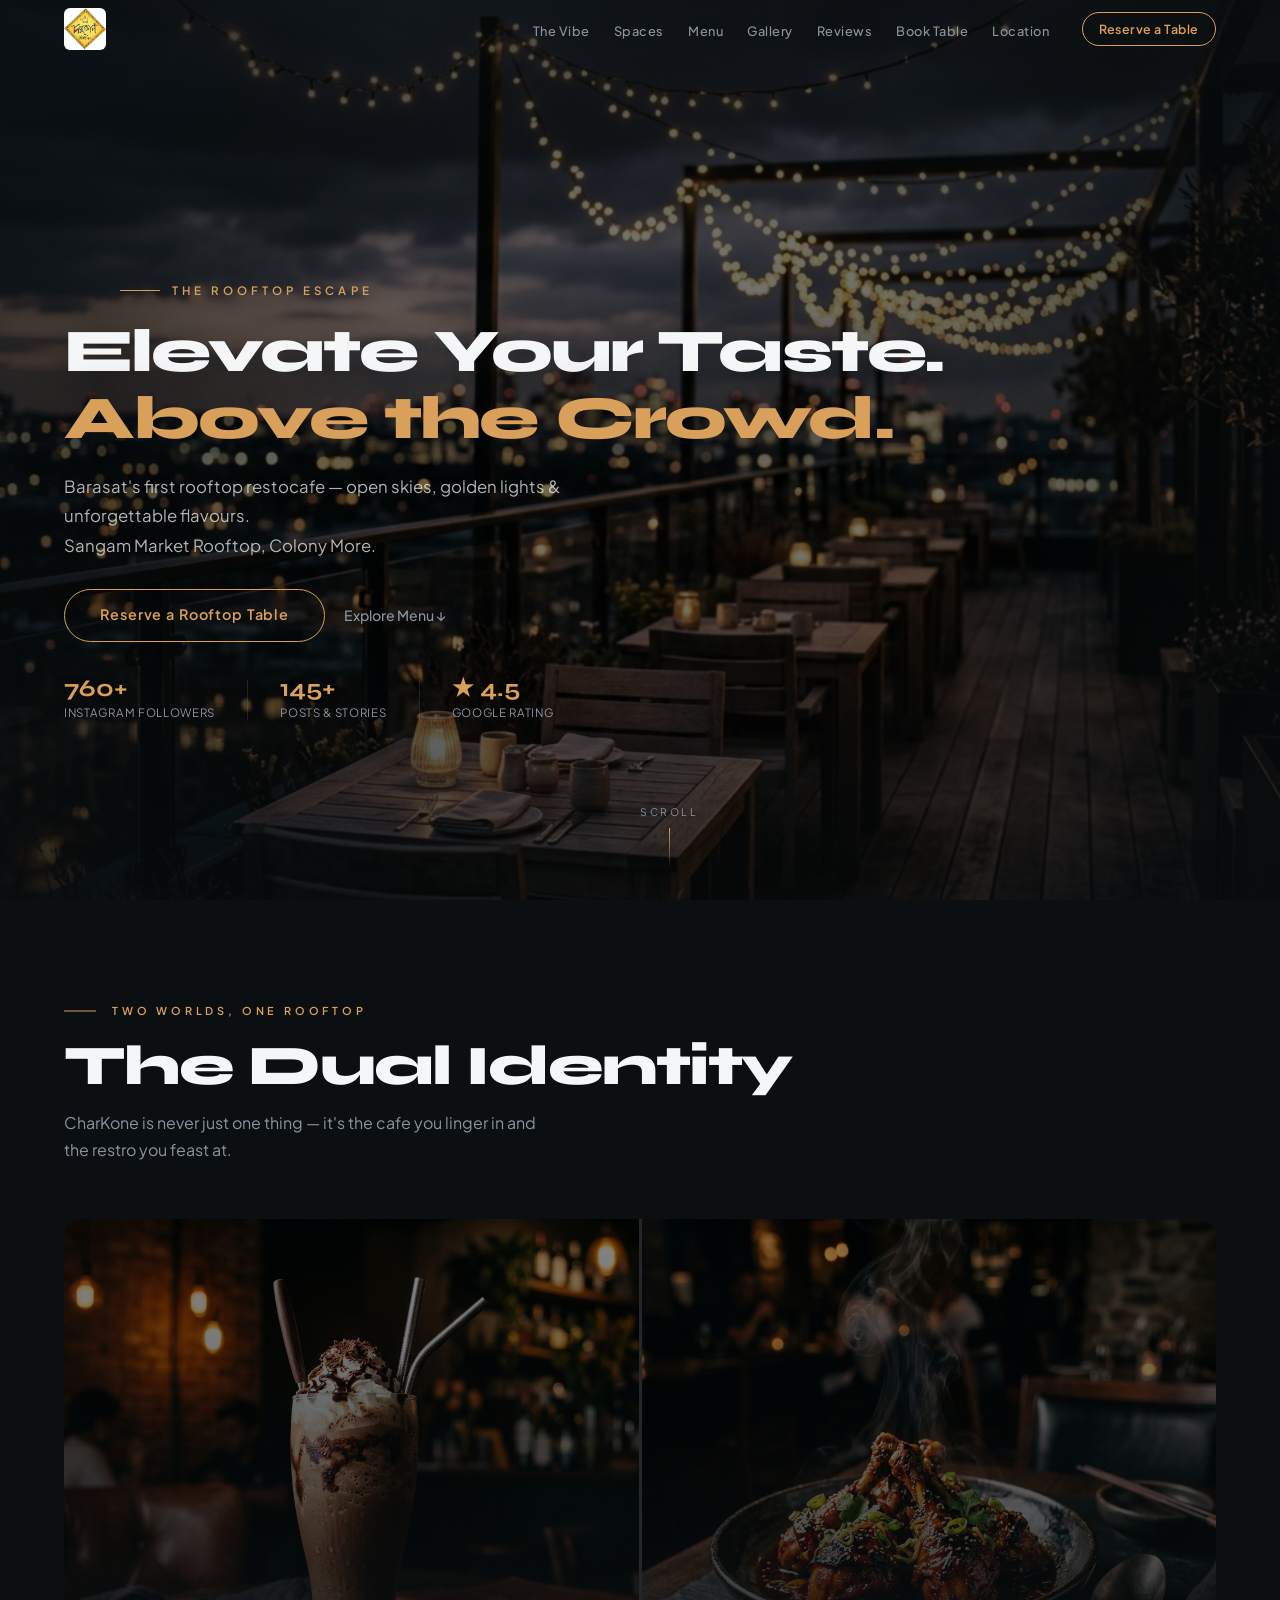
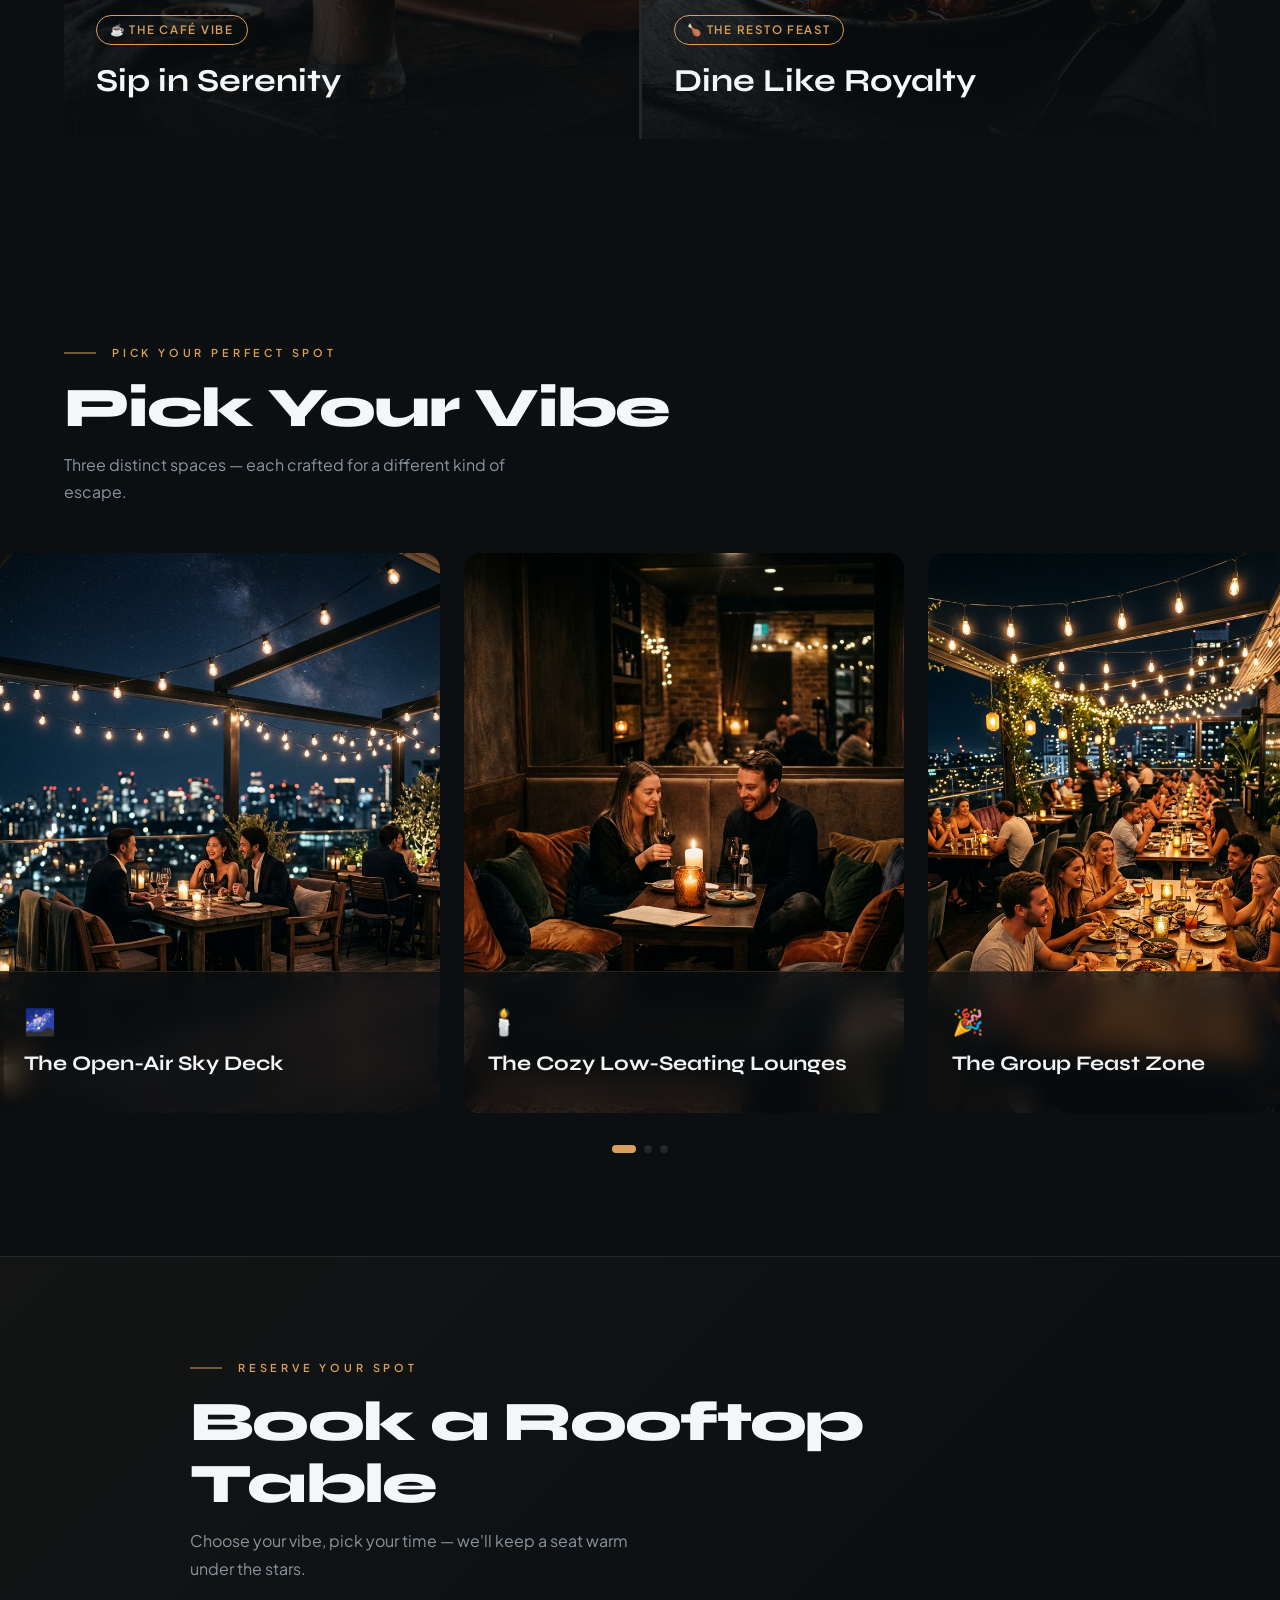
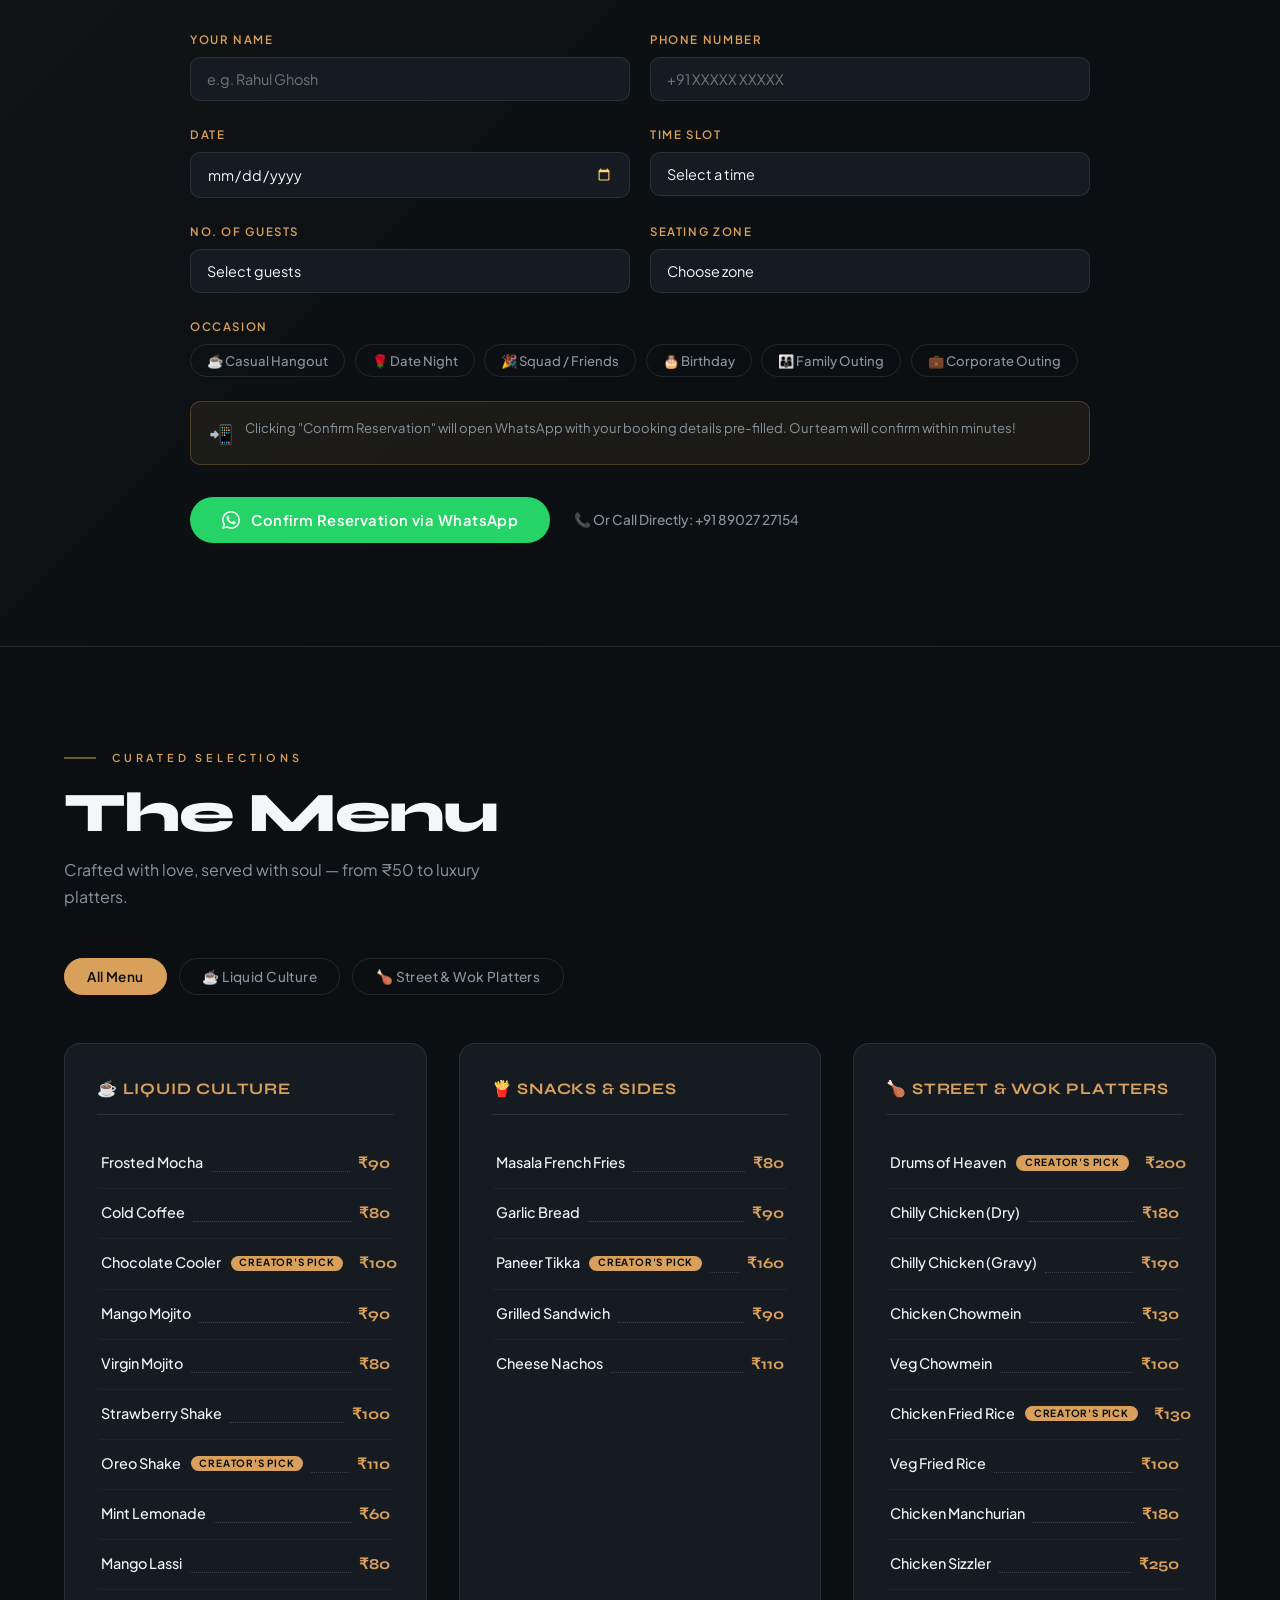
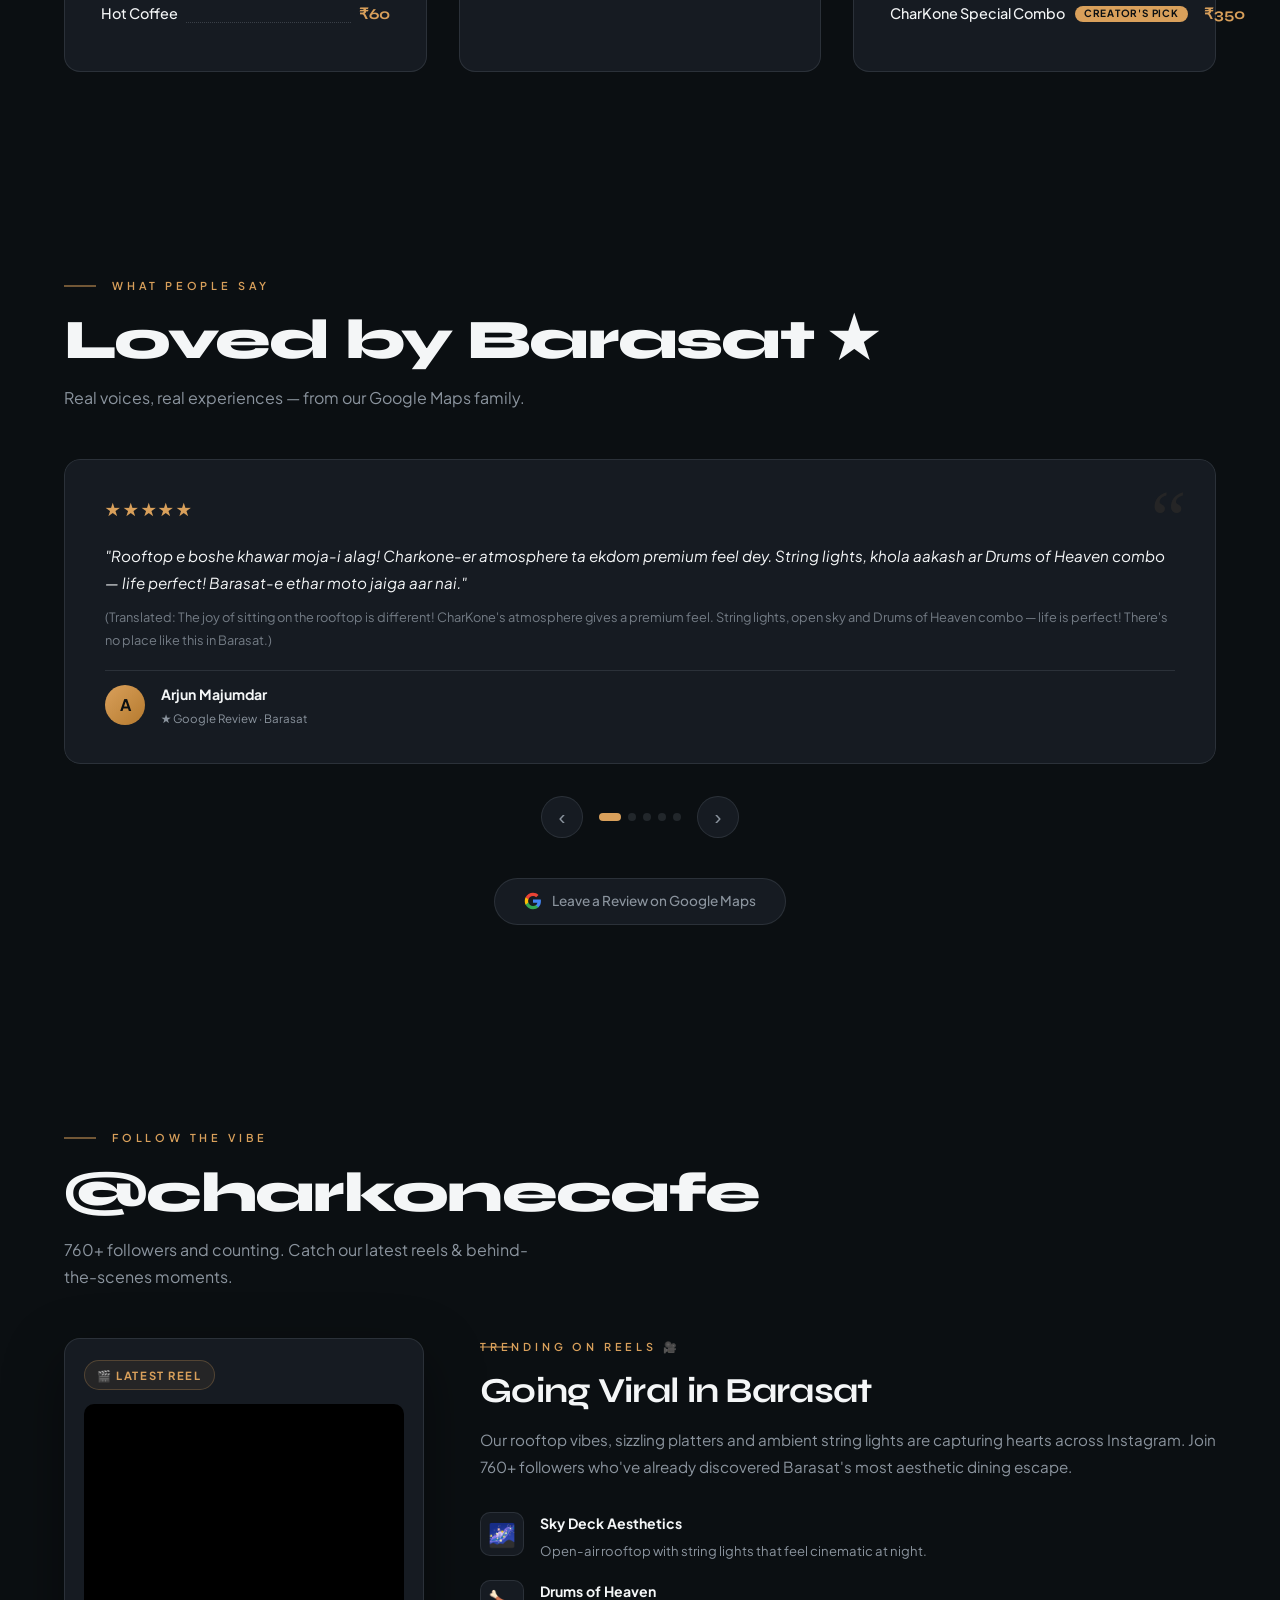
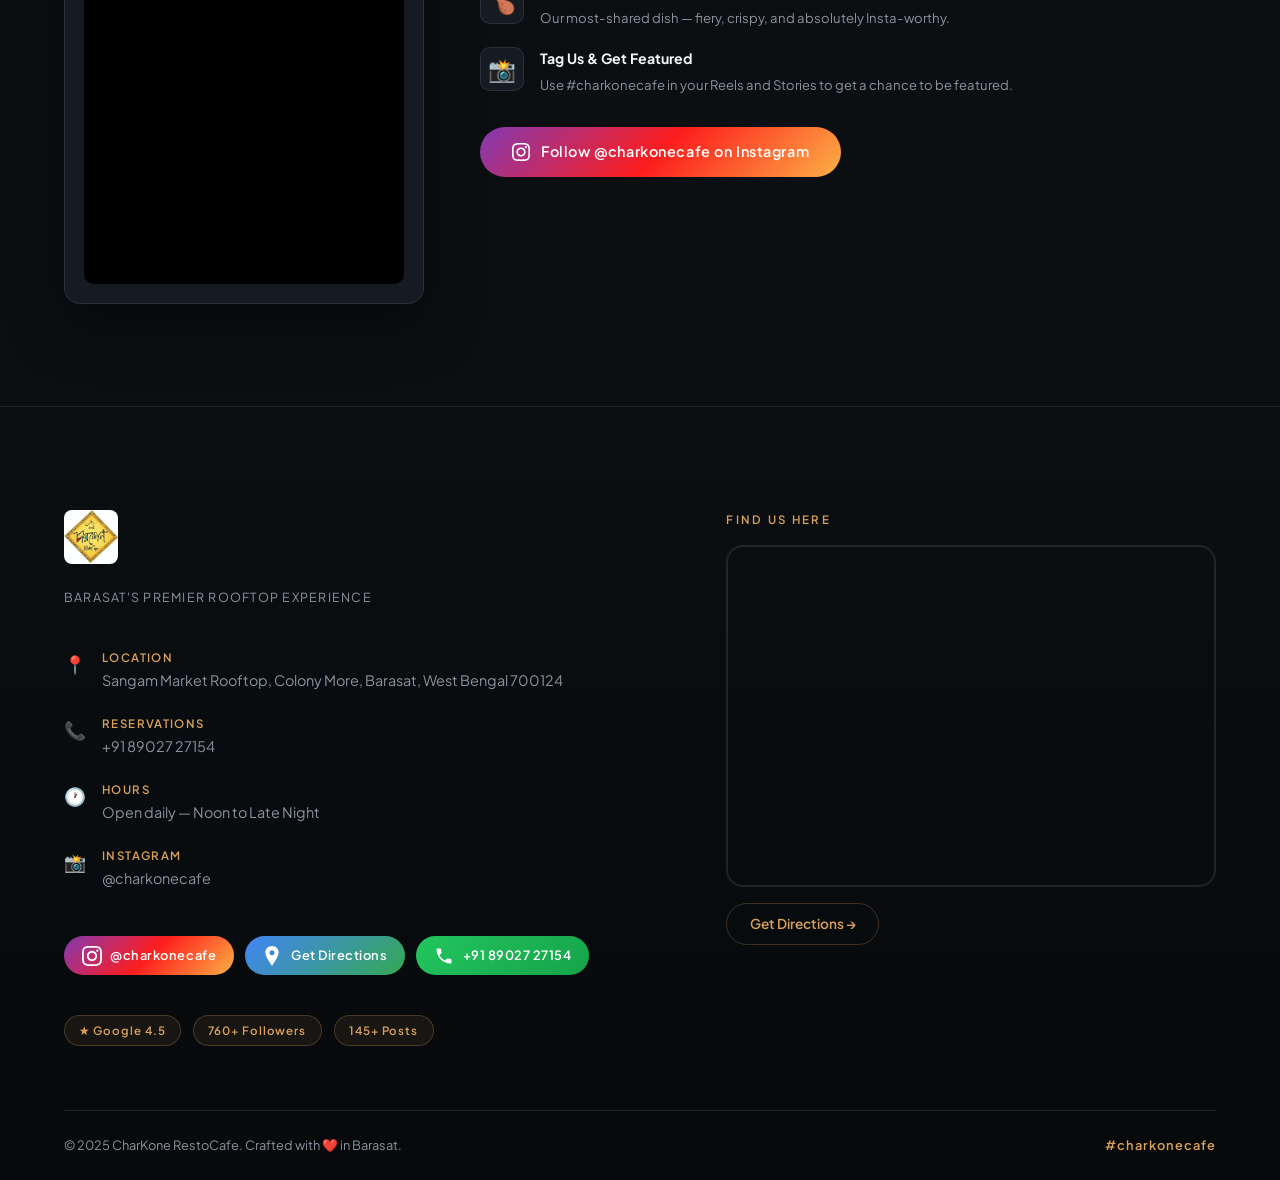
<file: charkone/index.html>
<!DOCTYPE html>
<html lang="en" itemscope itemtype="http://schema.org/Restaurant">
<head>
  <meta charset="UTF-8">
  <meta name="viewport" content="width=device-width, initial-scale=1.0">
  <meta name="description" content="CharKone RestoCafe — Barasat's first rooftop cafe & restaurant at Sangam Market, Colony More. Open-air sky deck, minimalist wooden aesthetics, string lights. Indo-Chinese platters, mochas, coolers & more.">
  <meta name="keywords" content="CharKone RestoCafe, চারকোণ, rooftop cafe Barasat, Sangam Market rooftop, Colony More cafe, rooftop restaurant Barasat, Indo-Chinese Barasat, Drums of Heaven Barasat">
  <meta property="og:title" content="CharKone RestoCafe | Barasat's Rooftop Escape">
  <meta property="og:description" content="Elevate your taste. Above the crowd. Barasat's premier rooftop cafe & restro at Sangam Market.">
  <meta property="og:type" content="restaurant">
  <meta property="og:url" content="https://www.instagram.com/charkonecafe/">
  <title>CharKone RestoCafe | Barasat's Rooftop Escape</title>

  <!-- Fonts -->
  <link rel="preconnect" href="https://fonts.googleapis.com">
  <link rel="preconnect" href="https://fonts.gstatic.com" crossorigin>
  <link href="https://fonts.googleapis.com/css2?family=Syne:wght@400;500;600;700;800&family=Plus+Jakarta+Sans:wght@300;400;500;600;700&display=swap" rel="stylesheet">

  <!-- Structured Data -->
  <itemprop name="name" content="CharKone RestoCafe">
  <itemprop name="address" content="Sangam Market Rooftop, Colony More, Barasat, West Bengal 700124">
  <itemprop name="telephone" content="+918902727154">

  <link rel="icon" type="image/jpeg" href="assets/logo-charkone.jpg">
  <link rel="stylesheet" href="style.css">
</head>
<body>

  <!-- ═══════════════════════════════════════ NAV ══════════════════════════════════════════ -->
  <nav class="nav" id="main-nav">
    <div class="nav-container">
      <a href="#hero" class="nav-logo" id="nav-logo-link" aria-label="CharKone RestoCafe Home">
        <img src="assets/logo-charkone.jpg" alt="CharKone Logo" class="logo-img">
      </a>
      <ul class="nav-links" id="nav-links">
        <li><a href="#duality" id="nav-duality">The Vibe</a></li>
        <li><a href="#seating" id="nav-seating">Spaces</a></li>
        <li><a href="#menu" id="nav-menu">Menu</a></li>
        <li><a href="#instagram" id="nav-instagram">Gallery</a></li>
        <li><a href="#reviews" id="nav-reviews">Reviews</a></li>
        <li><a href="#booking" id="nav-booking">Book Table</a></li>
        <li><a href="#footer" id="nav-location">Location</a></li>
      </ul>
      <a href="#booking" class="nav-cta" id="nav-cta-btn">Reserve a Table</a>
      <button class="hamburger" id="hamburger-btn" aria-label="Toggle menu">
        <span></span><span></span><span></span>
      </button>
    </div>
  </nav>

  <!-- ════════════════════════════════════ HERO SECTION ════════════════════════════════════ -->
  <section class="hero" id="hero">
    <div class="hero-bg" id="hero-bg"></div>
    <div class="hero-vignette"></div>
    <div class="hero-particles" id="hero-particles"></div>
    <div class="hero-content" id="hero-content">
      <p class="hero-overline" id="hero-overline">THE ROOFTOP ESCAPE</p>
      <h1 class="hero-h1" id="hero-h1">Elevate Your Taste.<br><em>Above the Crowd.</em></h1>
      <p class="hero-desc" id="hero-desc">Barasat's first rooftop restocafe — open skies, golden lights & unforgettable flavours.<br>Sangam Market Rooftop, Colony More.</p>
      <div class="hero-actions">
        <a href="tel:+918902727154" class="btn-primary" id="hero-reserve-btn">Reserve a Rooftop Table</a>
        <a href="#menu" class="btn-ghost" id="hero-menu-btn">Explore Menu ↓</a>
      </div>
      <div class="hero-stats">
        <div class="stat" id="stat-followers">
          <span class="stat-number">760+</span>
          <span class="stat-label">Instagram Followers</span>
        </div>
        <div class="stat-divider"></div>
        <div class="stat" id="stat-posts">
          <span class="stat-number">145+</span>
          <span class="stat-label">Posts & Stories</span>
        </div>
        <div class="stat-divider"></div>
        <div class="stat" id="stat-rating">
          <span class="stat-number">★ 4.5</span>
          <span class="stat-label">Google Rating</span>
        </div>
      </div>
    </div>
    <div class="hero-scroll-hint" id="hero-scroll">
      <span>Scroll</span>
      <div class="scroll-line"></div>
    </div>
  </section>

  <!-- ══════════════════════════════════ DUALITY GRID ══════════════════════════════════════ -->
  <section class="duality" id="duality">
    <div class="duality-header">
      <p class="section-overline">TWO WORLDS, ONE ROOFTOP</p>
      <h2 class="section-title" id="duality-title">The Dual Identity</h2>
      <p class="section-sub">CharKone is never just one thing — it's the cafe you linger in and the restro you feast at.</p>
    </div>
    <div class="duality-grid" id="duality-grid">
      <!-- LEFT: CAFE -->
      <div class="duality-col duality-cafe" id="duality-cafe-col">
        <div class="duality-bg" style="background-image: url('assets/cafe_vibe.png');"></div>
        <div class="duality-overlay"></div>
        <div class="duality-content">
          <div class="duality-tag" id="duality-cafe-tag">☕ The Café Vibe</div>
          <h3 class="duality-h3" id="duality-cafe-h3">Sip in Serenity</h3>
          <div class="duality-menu-reveal" id="duality-cafe-menu">
            <p class="duality-menu-title">What's Brewing</p>
            <ul class="duality-menu-list">
              <li>Frosted Mochas</li>
              <li>Mango Mojitos</li>
              <li>Artisan Cold Coffees</li>
              <li>Choco Coolers</li>
              <li>Seasonal Specials</li>
            </ul>
            <a href="#menu" class="duality-cta" id="duality-cafe-cta">View Liquid Culture →</a>
          </div>
        </div>
      </div>

      <!-- RIGHT: RESTO -->
      <div class="duality-col duality-resto" id="duality-resto-col">
        <div class="duality-bg" style="background-image: url('assets/resto_vibe.png');"></div>
        <div class="duality-overlay"></div>
        <div class="duality-content">
          <div class="duality-tag" id="duality-resto-tag">🍗 The Resto Feast</div>
          <h3 class="duality-h3" id="duality-resto-h3">Dine Like Royalty</h3>
          <div class="duality-menu-reveal" id="duality-resto-menu">
            <p class="duality-menu-title">What's Sizzling</p>
            <ul class="duality-menu-list">
              <li>Drums of Heaven</li>
              <li>Signature Indo-Chinese</li>
              <li>Sizzlers & Heavy Platters</li>
              <li>Chowmein & Fried Rice</li>
              <li>Chef's Special Combos</li>
            </ul>
            <a href="#menu" class="duality-cta" id="duality-resto-cta">View Platters →</a>
          </div>
        </div>
      </div>
    </div>
  </section>

  <!-- ════════════════════════════════ VIBE SLIDER (SEATING) ══════════════════════════════ -->
  <section class="seating" id="seating">
    <div class="seating-header">
      <p class="section-overline">PICK YOUR PERFECT SPOT</p>
      <h2 class="section-title" id="seating-title">Pick Your Vibe</h2>
      <p class="section-sub">Three distinct spaces — each crafted for a different kind of escape.</p>
    </div>
    <div class="vibe-slider-track" id="vibe-slider">
      <!-- Card 1 -->
      <div class="vibe-card" id="vibe-card-1">
        <div class="vibe-card-img" style="background-image: url('assets/sky_deck.png');"></div>
        <div class="vibe-card-glass">
          <span class="vibe-icon">🌌</span>
          <h3 class="vibe-card-title">The Open-Air Sky Deck</h3>
          <p class="vibe-card-desc">For stargazers, dreamers & those who love dining under open skies.</p>
        </div>
      </div>
      <!-- Card 2 -->
      <div class="vibe-card" id="vibe-card-2">
        <div class="vibe-card-img" style="background-image: url('assets/lounge_seating.png');"></div>
        <div class="vibe-card-glass">
          <span class="vibe-icon">🕯️</span>
          <h3 class="vibe-card-title">The Cozy Low-Seating Lounges</h3>
          <p class="vibe-card-desc">Intimate, warm & perfect for private evenings and romantic dates.</p>
        </div>
      </div>
      <!-- Card 3 -->
      <div class="vibe-card" id="vibe-card-3">
        <div class="vibe-card-img" style="background-image: url('assets/group_zone.png');"></div>
        <div class="vibe-card-glass">
          <span class="vibe-icon">🎉</span>
          <h3 class="vibe-card-title">The Group Feast Zone</h3>
          <p class="vibe-card-desc">Lively, loud & built for college squads, birthdays & group celebrations.</p>
        </div>
      </div>
    </div>
    <div class="slider-dots" id="slider-dots">
      <button class="dot active" id="dot-1" data-slide="0" aria-label="Slide 1"></button>
      <button class="dot" id="dot-2" data-slide="1" aria-label="Slide 2"></button>
      <button class="dot" id="dot-3" data-slide="2" aria-label="Slide 3"></button>
    </div>
  </section>

  <!-- ══════════════════════════════════ BOOKING SECTION ════════════════════════════════════ -->
  <section class="booking-section" id="booking">
    <div class="booking-inner">
      <div class="booking-header">
        <p class="section-overline">RESERVE YOUR SPOT</p>
        <h2 class="section-title" id="booking-title">Book a Rooftop Table</h2>
        <p class="section-sub">Choose your vibe, pick your time — we'll keep a seat warm under the stars.</p>
      </div>
      <form class="booking-form" id="booking-form" novalidate>
        <div class="bf-row">
          <div class="bf-group">
            <label class="bf-label" for="bf-name">Your Name</label>
            <input class="bf-input" type="text" id="bf-name" placeholder="e.g. Rahul Ghosh" required autocomplete="name">
          </div>
          <div class="bf-group">
            <label class="bf-label" for="bf-phone">Phone Number</label>
            <input class="bf-input" type="tel" id="bf-phone" placeholder="+91 XXXXX XXXXX" required autocomplete="tel">
          </div>
        </div>
        <div class="bf-row">
          <div class="bf-group">
            <label class="bf-label" for="bf-date">Date</label>
            <input class="bf-input" type="date" id="bf-date" required>
          </div>
          <div class="bf-group">
            <label class="bf-label" for="bf-time">Time Slot</label>
            <select class="bf-input" id="bf-time" required>
              <option value="" disabled selected>Select a time</option>
              <option value="12:00 PM">12:00 PM – Noon</option>
              <option value="2:00 PM">2:00 PM – Afternoon</option>
              <option value="5:00 PM">5:00 PM – Sundowner</option>
              <option value="7:00 PM">7:00 PM – Evening Peak</option>
              <option value="9:00 PM">9:00 PM – Late Night</option>
            </select>
          </div>
        </div>
        <div class="bf-row">
          <div class="bf-group">
            <label class="bf-label" for="bf-guests">No. of Guests</label>
            <select class="bf-input" id="bf-guests" required>
              <option value="" disabled selected>Select guests</option>
              <option value="1">1 Person</option>
              <option value="2">2 People</option>
              <option value="3-4">3–4 People</option>
              <option value="5-8">5–8 People (Group)</option>
              <option value="9+">9+ People (Bulk / Event)</option>
            </select>
          </div>
          <div class="bf-group">
            <label class="bf-label" for="bf-zone">Seating Zone</label>
            <select class="bf-input" id="bf-zone" required>
              <option value="" disabled selected>Choose zone</option>
              <option value="Open-Air Sky Deck">🌌 Open-Air Sky Deck</option>
              <option value="Cozy Lounge Seating">🕯️ Cozy Lounge Seating</option>
              <option value="Group Feast Zone">🎉 Group Feast Zone</option>
            </select>
          </div>
        </div>
        <div class="bf-group bf-full">
          <label class="bf-label">Occasion</label>
          <div class="bf-tags" id="bf-occasion-tags">
            <button type="button" class="bf-tag" data-value="Casual Hangout">☕ Casual Hangout</button>
            <button type="button" class="bf-tag" data-value="Date Night">🌹 Date Night</button>
            <button type="button" class="bf-tag" data-value="Squad / Friends">🎉 Squad / Friends</button>
            <button type="button" class="bf-tag" data-value="Birthday Celebration">🎂 Birthday</button>
            <button type="button" class="bf-tag" data-value="Family Outing">👨‍👩‍👦 Family Outing</button>
            <button type="button" class="bf-tag" data-value="Corporate / Team Outing">💼 Corporate Outing</button>
          </div>
          <input type="hidden" id="bf-occasion" value="">
        </div>
        <div class="bf-note">
          <span>📲</span>
          <p>Clicking "Confirm Reservation" will open WhatsApp with your booking details pre-filled. Our team will confirm within minutes!</p>
        </div>
        <div class="bf-actions">
          <button type="submit" class="bf-submit" id="bf-submit-btn">
            <svg width="18" height="18" viewBox="0 0 24 24" fill="currentColor"><path d="M17.472 14.382c-.297-.149-1.758-.867-2.03-.967-.273-.099-.471-.148-.67.15-.197.297-.767.966-.94 1.164-.173.199-.347.223-.644.075-.297-.15-1.255-.463-2.39-1.475-.883-.788-1.48-1.761-1.653-2.059-.173-.297-.018-.458.13-.606.134-.133.298-.347.446-.52.149-.174.198-.298.298-.497.099-.198.05-.371-.025-.52-.075-.149-.669-1.612-.916-2.207-.242-.579-.487-.5-.669-.51-.173-.008-.371-.01-.57-.01-.198 0-.52.074-.792.372-.272.297-1.04 1.016-1.04 2.479 0 1.462 1.065 2.875 1.213 3.074.149.198 2.096 3.2 5.077 4.487.709.306 1.262.489 1.694.625.712.227 1.36.195 1.871.118.571-.085 1.758-.719 2.006-1.413.248-.694.248-1.289.173-1.413-.074-.124-.272-.198-.57-.347m-5.421 7.403h-.004a9.87 9.87 0 01-5.031-1.378l-.361-.214-3.741.982.998-3.648-.235-.374a9.86 9.86 0 01-1.51-5.26c.001-5.45 4.436-9.884 9.888-9.884 2.64 0 5.122 1.03 6.988 2.898a9.825 9.825 0 012.893 6.994c-.003 5.45-4.437 9.884-9.885 9.884m8.413-18.297A11.815 11.815 0 0012.05 0C5.495 0 .16 5.335.157 11.892c0 2.096.547 4.142 1.588 5.945L.057 24l6.305-1.654a11.882 11.882 0 005.683 1.448h.005c6.554 0 11.89-5.335 11.893-11.893a11.821 11.821 0 00-3.48-8.413Z"/></svg>
            Confirm Reservation via WhatsApp
          </button>
          <a href="tel:+918902727154" class="bf-call" id="bf-call-btn">
            📞 Or Call Directly: +91 89027 27154
          </a>
        </div>
      </form>
    </div>
  </section>

  <!-- ══════════════════════════════════ MENU SECTION ══════════════════════════════════════ -->
  <section class="menu-section" id="menu">
    <div class="menu-header">
      <p class="section-overline">CURATED SELECTIONS</p>
      <h2 class="section-title" id="menu-title">The Menu</h2>
      <p class="section-sub">Crafted with love, served with soul — from ₹50 to luxury platters.</p>
    </div>

    <!-- Filter Tabs -->
    <div class="menu-filters" id="menu-filters" role="tablist">
      <button class="filter-tab active" id="filter-all" data-filter="all" role="tab" aria-selected="true">All Menu</button>
      <button class="filter-tab" id="filter-liquid" data-filter="liquid" role="tab" aria-selected="false">☕ Liquid Culture</button>
      <button class="filter-tab" id="filter-food" data-filter="food" role="tab" aria-selected="false">🍗 Street & Wok Platters</button>
    </div>

    <!-- Menu Grid -->
    <div class="menu-grid" id="menu-grid">

      <!-- ── LIQUID CULTURE ── -->
      <div class="menu-category" data-category="liquid" id="menu-cat-liquid">
        <h3 class="menu-cat-title">☕ Liquid Culture</h3>

        <div class="menu-items">
          <div class="menu-item" id="mi-mocha">
            <span class="item-name">Frosted Mocha</span>
            <span class="item-dots"></span>
            <span class="item-price">₹90</span>
          </div>
          <div class="menu-item" id="mi-cold-coffee">
            <span class="item-name">Cold Coffee</span>
            <span class="item-dots"></span>
            <span class="item-price">₹80</span>
          </div>
          <div class="menu-item" id="mi-choco-cooler">
            <span class="item-name">Chocolate Cooler <span class="creators-pick">Creator's Pick</span></span>
            <span class="item-dots"></span>
            <span class="item-price">₹100</span>
          </div>
          <div class="menu-item" id="mi-mango-mojito">
            <span class="item-name">Mango Mojito</span>
            <span class="item-dots"></span>
            <span class="item-price">₹90</span>
          </div>
          <div class="menu-item" id="mi-virgin-mojito">
            <span class="item-name">Virgin Mojito</span>
            <span class="item-dots"></span>
            <span class="item-price">₹80</span>
          </div>
          <div class="menu-item" id="mi-strawberry-shake">
            <span class="item-name">Strawberry Shake</span>
            <span class="item-dots"></span>
            <span class="item-price">₹100</span>
          </div>
          <div class="menu-item" id="mi-oreo-shake">
            <span class="item-name">Oreo Shake <span class="creators-pick">Creator's Pick</span></span>
            <span class="item-dots"></span>
            <span class="item-price">₹110</span>
          </div>
          <div class="menu-item" id="mi-lemonade">
            <span class="item-name">Mint Lemonade</span>
            <span class="item-dots"></span>
            <span class="item-price">₹60</span>
          </div>
          <div class="menu-item" id="mi-lassi">
            <span class="item-name">Mango Lassi</span>
            <span class="item-dots"></span>
            <span class="item-price">₹80</span>
          </div>
          <div class="menu-item" id="mi-hot-coffee">
            <span class="item-name">Hot Coffee</span>
            <span class="item-dots"></span>
            <span class="item-price">₹60</span>
          </div>
        </div>
      </div>

      <!-- ── SNACKS & SIDES ── -->
      <div class="menu-category" data-category="food" id="menu-cat-snacks">
        <h3 class="menu-cat-title">🍟 Snacks & Sides</h3>
        <div class="menu-items">
          <div class="menu-item" id="mi-fries">
            <span class="item-name">Masala French Fries</span>
            <span class="item-dots"></span>
            <span class="item-price">₹80</span>
          </div>
          <div class="menu-item" id="mi-garlic-bread">
            <span class="item-name">Garlic Bread</span>
            <span class="item-dots"></span>
            <span class="item-price">₹90</span>
          </div>
          <div class="menu-item" id="mi-paneer-tikka">
            <span class="item-name">Paneer Tikka <span class="creators-pick">Creator's Pick</span></span>
            <span class="item-dots"></span>
            <span class="item-price">₹160</span>
          </div>
          <div class="menu-item" id="mi-sandwich">
            <span class="item-name">Grilled Sandwich</span>
            <span class="item-dots"></span>
            <span class="item-price">₹90</span>
          </div>
          <div class="menu-item" id="mi-nachos">
            <span class="item-name">Cheese Nachos</span>
            <span class="item-dots"></span>
            <span class="item-price">₹110</span>
          </div>
        </div>
      </div>

      <!-- ── INDO-CHINESE ── -->
      <div class="menu-category" data-category="food" id="menu-cat-chinese">
        <h3 class="menu-cat-title">🍗 Street & Wok Platters</h3>
        <div class="menu-items">
          <div class="menu-item" id="mi-drums">
            <span class="item-name">Drums of Heaven <span class="creators-pick">Creator's Pick</span></span>
            <span class="item-dots"></span>
            <span class="item-price">₹200</span>
          </div>
          <div class="menu-item" id="mi-chilly-chicken">
            <span class="item-name">Chilly Chicken (Dry)</span>
            <span class="item-dots"></span>
            <span class="item-price">₹180</span>
          </div>
          <div class="menu-item" id="mi-chilly-chicken-gravy">
            <span class="item-name">Chilly Chicken (Gravy)</span>
            <span class="item-dots"></span>
            <span class="item-price">₹190</span>
          </div>
          <div class="menu-item" id="mi-chowmein-chicken">
            <span class="item-name">Chicken Chowmein</span>
            <span class="item-dots"></span>
            <span class="item-price">₹130</span>
          </div>
          <div class="menu-item" id="mi-chowmein-veg">
            <span class="item-name">Veg Chowmein</span>
            <span class="item-dots"></span>
            <span class="item-price">₹100</span>
          </div>
          <div class="menu-item" id="mi-fried-rice-chicken">
            <span class="item-name">Chicken Fried Rice <span class="creators-pick">Creator's Pick</span></span>
            <span class="item-dots"></span>
            <span class="item-price">₹130</span>
          </div>
          <div class="menu-item" id="mi-fried-rice-veg">
            <span class="item-name">Veg Fried Rice</span>
            <span class="item-dots"></span>
            <span class="item-price">₹100</span>
          </div>
          <div class="menu-item" id="mi-manchurian">
            <span class="item-name">Chicken Manchurian</span>
            <span class="item-dots"></span>
            <span class="item-price">₹180</span>
          </div>
          <div class="menu-item" id="mi-sizzler">
            <span class="item-name">Chicken Sizzler</span>
            <span class="item-dots"></span>
            <span class="item-price">₹250</span>
          </div>
          <div class="menu-item" id="mi-combo">
            <span class="item-name">CharKone Special Combo <span class="creators-pick">Creator's Pick</span></span>
            <span class="item-dots"></span>
            <span class="item-price">₹350</span>
          </div>
        </div>
      </div>
    </div>
  </section>

  <!-- ══════════════════════════════════ REVIEWS SECTION ════════════════════════════════════ -->
  <section class="reviews-section" id="reviews">
    <div class="reviews-inner">
      <div class="reviews-header">
        <p class="section-overline">WHAT PEOPLE SAY</p>
        <h2 class="section-title" id="reviews-title">Loved by Barasat ★</h2>
        <p class="section-sub">Real voices, real experiences — from our Google Maps family.</p>
      </div>
      <div class="reviews-track-wrapper">
        <div class="reviews-track" id="charkone-reviews-track">

          <div class="review-card" aria-roledescription="slide">
            <div class="review-stars">★★★★★</div>
            <p class="review-text">"Rooftop e boshe khawar moja-i alag! Charkone-er atmosphere ta ekdom premium feel dey. String lights, khola aakash ar Drums of Heaven combo — life perfect! Barasat-e ethar moto jaiga aar nai."<br><em>(Translated: The joy of sitting on the rooftop is different! CharKone's atmosphere gives a premium feel. String lights, open sky and Drums of Heaven combo — life is perfect! There's no place like this in Barasat.)</em></p>
            <div class="review-author">
              <div class="review-avatar">A</div>
              <div><strong>Arjun Majumdar</strong><span class="review-platform">★ Google Review · Barasat</span></div>
            </div>
          </div>

          <div class="review-card" aria-roledescription="slide">
            <div class="review-stars">★★★★★</div>
            <p class="review-text">"Came here for my girlfriend's birthday — and honestly the team made it so special. The lounge seating area is incredibly cozy and romantic. The Oreo Shake and Paneer Tikka were outstanding. We'll definitely be back every month!"</p>
            <div class="review-author">
              <div class="review-avatar">S</div>
              <div><strong>Soumik Das</strong><span class="review-platform">★ Google Review · Barasat</span></div>
            </div>
          </div>

          <div class="review-card" aria-roledescription="slide">
            <div class="review-stars">★★★★☆</div>
            <p class="review-text">"Best rooftop spot in Barasat by far. The food is great — Chicken Fried Rice and Chilly Chicken are a must-try. Service is a little slow on weekends but the vibe makes up for it. Super Insta-worthy place for creators!"</p>
            <div class="review-author">
              <div class="review-avatar">P</div>
              <div><strong>Priya Chatterjee</strong><span class="review-platform">★ Google Review · Barasat</span></div>
            </div>
          </div>

          <div class="review-card" aria-roledescription="slide">
            <div class="review-stars">★★★★★</div>
            <p class="review-text">"CharKone-e squad niye aashle mone hoy na j chhat-e boshe achis — mone hoy kono premium lounge-e achis! Group feast zone ta darun — amra 8 jon esechi ar khub enjoy korechilam. CharKone ke 10/10 debo!"<br><em>(Translated: Coming to CharKone with a squad doesn't feel like sitting on a rooftop — it feels like being in a premium lounge! The group feast zone is amazing — we came as a group of 8 and enjoyed a lot. I'd give CharKone 10/10!)</em></p>
            <div class="review-author">
              <div class="review-avatar">D</div>
              <div><strong>Debayan Roy</strong><span class="review-platform">★ Google Review · Barasat</span></div>
            </div>
          </div>

          <div class="review-card" aria-roledescription="slide">
            <div class="review-stars">★★★★★</div>
            <p class="review-text">"Visited last Friday evening — the sky deck area during sunset is absolutely magical. The Chicken Sizzler is their best dish, hands down. Prices are very fair for the quality and ambiance they offer. A hidden gem of Barasat!"</p>
            <div class="review-author">
              <div class="review-avatar">N</div>
              <div><strong>Neha Sarkar</strong><span class="review-platform">★ Google Review · Barasat</span></div>
            </div>
          </div>

        </div>
      </div>
      <div class="reviews-nav" aria-label="Review navigation">
        <button class="review-btn" id="ck-reviewPrev" aria-label="Previous review">‹</button>
        <div class="review-dots" id="ck-reviewDots" role="tablist" aria-label="Go to review"></div>
        <button class="review-btn" id="ck-reviewNext" aria-label="Next review">›</button>
      </div>
      <div class="reviews-cta">
        <a href="https://maps.app.goo.gl/SPRHFPdAyHuZTyZr9" target="_blank" rel="noopener" class="reviews-google-btn" id="reviews-google-btn">
          <svg width="18" height="18" viewBox="0 0 24 24"><path fill="#4285F4" d="M22.56 12.25c0-.78-.07-1.53-.2-2.25H12v4.26h5.92c-.26 1.37-1.04 2.53-2.21 3.31v2.77h3.57c2.08-1.92 3.28-4.74 3.28-8.09z"/><path fill="#34A853" d="M12 23c2.97 0 5.46-.98 7.28-2.66l-3.57-2.77c-.98.66-2.23 1.06-3.71 1.06-2.86 0-5.29-1.93-6.16-4.53H2.18v2.84C3.99 20.53 7.7 23 12 23z"/><path fill="#FBBC05" d="M5.84 14.09c-.22-.66-.35-1.36-.35-2.09s.13-1.43.35-2.09V7.07H2.18C1.43 8.55 1 10.22 1 12s.43 3.45 1.18 4.93l3.66-2.84z"/><path fill="#EA4335" d="M12 5.38c1.62 0 3.06.56 4.21 1.64l3.15-3.15C17.45 2.09 14.97 1 12 1 7.7 1 3.99 3.47 2.18 7.07l3.66 2.84c.87-2.6 3.3-4.53 6.16-4.53z"/></svg>
          Leave a Review on Google Maps
        </a>
      </div>
    </div>
  </section>

  <!-- ══════════════════════════════════ INSTAGRAM SECTION ═════════════════════════════════ -->
  <section class="instagram-section" id="instagram">
    <div class="instagram-header">
      <p class="section-overline">FOLLOW THE VIBE</p>
      <h2 class="section-title" id="instagram-title">@charkonecafe</h2>
      <p class="section-sub">760+ followers and counting. Catch our latest reels & behind-the-scenes moments.</p>
    </div>

    <div class="instagram-embed-wrap" id="instagram-embed">
      <div class="reel-layout">
        <div class="reel-frame-col">
          <div class="reel-frame-card">
            <div class="reel-badge">🎬 Latest Reel</div>
            <div class="reel-iframe-wrap">
              <iframe
                src="https://www.instagram.com/reel/DW33iEciW3t/embed/"
                width="100%"
                height="480"
                style="border:none; border-radius:12px; overflow:hidden;"
                scrolling="no"
                allowtransparency="true"
                allow="autoplay; clipboard-write; encrypted-media; picture-in-picture; web-share"
                title="CharKone RestoCafe Instagram Reel"
                loading="lazy">
              </iframe>
            </div>
          </div>
        </div>
        <div class="reel-content-col">
          <span class="section-overline" style="padding-left:0">TRENDING ON REELS 🎥</span>
          <h3 class="reel-title">Going Viral in Barasat</h3>
          <p class="reel-desc">Our rooftop vibes, sizzling platters and ambient string lights are capturing hearts across Instagram. Join 760+ followers who've already discovered Barasat's most aesthetic dining escape.</p>
          <div class="reel-highlights">
            <div class="reel-highlight-item">
              <div class="rh-icon">🌌</div>
              <div><strong>Sky Deck Aesthetics</strong><p>Open-air rooftop with string lights that feel cinematic at night.</p></div>
            </div>
            <div class="reel-highlight-item">
              <div class="rh-icon">🍗</div>
              <div><strong>Drums of Heaven</strong><p>Our most-shared dish — fiery, crispy, and absolutely Insta-worthy.</p></div>
            </div>
            <div class="reel-highlight-item">
              <div class="rh-icon">📸</div>
              <div><strong>Tag Us & Get Featured</strong><p>Use #charkonecafe in your Reels and Stories to get a chance to be featured.</p></div>
            </div>
          </div>
          <a href="https://www.instagram.com/charkonecafe/" target="_blank" rel="noopener" class="ig-follow-btn" id="ig-follow-btn">
            <svg width="18" height="18" viewBox="0 0 24 24" fill="currentColor"><path d="M12 2.163c3.204 0 3.584.012 4.85.07 3.252.148 4.771 1.691 4.919 4.919.058 1.265.069 1.645.069 4.849 0 3.205-.012 3.584-.069 4.849-.149 3.225-1.664 4.771-4.919 4.919-1.266.058-1.644.07-4.85.07-3.204 0-3.584-.012-4.849-.07-3.26-.149-4.771-1.699-4.919-4.92-.058-1.265-.07-1.644-.07-4.849 0-3.204.013-3.583.07-4.849.149-3.227 1.664-4.771 4.919-4.919 1.266-.057 1.645-.069 4.849-.069zm0-2.163c-3.259 0-3.667.014-4.947.072-4.358.2-6.78 2.618-6.98 6.98-.059 1.281-.073 1.689-.073 4.948 0 3.259.014 3.668.072 4.948.2 4.358 2.618 6.78 6.98 6.98 1.281.058 1.689.072 4.948.072 3.259 0 3.668-.014 4.948-.072 4.354-.2 6.782-2.618 6.979-6.98.059-1.28.073-1.689.073-4.948 0-3.259-.014-3.667-.072-4.947-.196-4.354-2.617-6.78-6.979-6.98-1.281-.059-1.69-.073-4.949-.073zm0 5.838c-3.403 0-6.162 2.759-6.162 6.162s2.759 6.163 6.162 6.163 6.162-2.759 6.162-6.163c0-3.403-2.759-6.162-6.162-6.162zm0 10.162c-2.209 0-4-1.79-4-4 0-2.209 1.791-4 4-4s4 1.791 4 4c0 2.21-1.791 4-4 4zm6.406-11.845c-.796 0-1.441.645-1.441 1.44s.645 1.44 1.441 1.44c.795 0 1.439-.645 1.439-1.44s-.644-1.44-1.439-1.44z"/></svg>
            Follow @charkonecafe on Instagram
          </a>
        </div>
      </div>
    </div>
  </section>

  <!-- ════════════════════════════════════ FOOTER ══════════════════════════════════════════ -->
  <footer class="footer" id="footer">
    <div class="footer-inner">
      <!-- LEFT -->
      <div class="footer-left" id="footer-left">
        <a href="#hero" class="footer-logo" id="footer-logo-link" aria-label="CharKone RestoCafe Home">
          <img src="assets/logo-charkone.jpg" alt="CharKone Logo" class="logo-img">
        </a>
        <p class="footer-tagline">Barasat's Premier Rooftop Experience</p>

        <div class="footer-info">
          <div class="footer-info-item" id="footer-address">
            <span class="fi-icon">📍</span>
            <div>
              <strong>Location</strong>
              <p>Sangam Market Rooftop, Colony More, Barasat, West Bengal 700124</p>
            </div>
          </div>
          <div class="footer-info-item" id="footer-phone">
            <span class="fi-icon">📞</span>
            <div>
              <strong>Reservations</strong>
              <p><a href="tel:+918902727154">+91 89027 27154</a></p>
            </div>
          </div>
          <div class="footer-info-item" id="footer-hours">
            <span class="fi-icon">🕐</span>
            <div>
              <strong>Hours</strong>
              <p>Open daily — Noon to Late Night</p>
            </div>
          </div>
          <div class="footer-info-item" id="footer-social">
            <span class="fi-icon">📸</span>
            <div>
              <strong>Instagram</strong>
              <p><a href="https://www.instagram.com/charkonecafe/" target="_blank" rel="noopener">@charkonecafe</a></p>
            </div>
          </div>
          <div class="footer-social-icons">
            <a href="https://www.instagram.com/charkonecafe/" target="_blank" rel="noopener" class="footer-social-link" id="footer-ig-link" aria-label="Instagram">
              <svg width="20" height="20" viewBox="0 0 24 24" fill="currentColor"><path d="M12 2.163c3.204 0 3.584.012 4.85.07 3.252.148 4.771 1.691 4.919 4.919.058 1.265.069 1.645.069 4.849 0 3.205-.012 3.584-.069 4.849-.149 3.225-1.664 4.771-4.919 4.919-1.266.058-1.644.07-4.85.07-3.204 0-3.584-.012-4.849-.07-3.26-.149-4.771-1.699-4.919-4.92-.058-1.265-.07-1.644-.07-4.849 0-3.204.013-3.583.07-4.849.149-3.227 1.664-4.771 4.919-4.919 1.266-.057 1.645-.069 4.849-.069zm0-2.163c-3.259 0-3.667.014-4.947.072-4.358.2-6.78 2.618-6.98 6.98-.059 1.281-.073 1.689-.073 4.948 0 3.259.014 3.668.072 4.948.2 4.358 2.618 6.78 6.98 6.98 1.281.058 1.689.072 4.948.072 3.259 0 3.668-.014 4.948-.072 4.354-.2 6.782-2.618 6.979-6.98.059-1.28.073-1.689.073-4.948 0-3.259-.014-3.667-.072-4.947-.196-4.354-2.617-6.78-6.979-6.98-1.281-.059-1.69-.073-4.949-.073zm0 5.838c-3.403 0-6.162 2.759-6.162 6.162s2.759 6.163 6.162 6.163 6.162-2.759 6.162-6.163c0-3.403-2.759-6.162-6.162-6.162zm0 10.162c-2.209 0-4-1.79-4-4 0-2.209 1.791-4 4-4s4 1.791 4 4c0 2.21-1.791 4-4 4zm6.406-11.845c-.796 0-1.441.645-1.441 1.44s.645 1.44 1.441 1.44c.795 0 1.439-.645 1.439-1.44s-.644-1.44-1.439-1.44z"/></svg>
              @charkonecafe
            </a>
            <a href="https://maps.app.goo.gl/SPRHFPdAyHuZTyZr9" target="_blank" rel="noopener" class="footer-social-link footer-social-link--maps" id="footer-maps-link" aria-label="Get Directions">
              <svg width="20" height="20" viewBox="0 0 24 24" fill="currentColor"><path d="M12 0C7.802 0 4 3.403 4 7.602 4 11.8 7.469 16.812 12 24c4.531-7.188 8-12.2 8-16.398C20 3.403 16.199 0 12 0zm0 11a3 3 0 110-6 3 3 0 010 6z"/></svg>
              Get Directions
            </a>
            <a href="tel:+918902727154" class="footer-social-link footer-social-link--call" id="footer-call-link" aria-label="Call Now">
              <svg width="20" height="20" viewBox="0 0 24 24" fill="currentColor"><path d="M6.62 10.79c1.44 2.83 3.76 5.14 6.59 6.59l2.2-2.2c.27-.27.67-.36 1.02-.24 1.12.37 2.33.57 3.57.57.55 0 1 .45 1 1V20c0 .55-.45 1-1 1-9.39 0-17-7.61-17-17 0-.55.45-1 1-1h3.5c.55 0 1 .45 1 1 0 1.25.2 2.45.57 3.57.11.35.03.74-.25 1.02l-2.2 2.2z"/></svg>
              +91 89027 27154
            </a>
          </div>
        </div>

        <div class="footer-badge-row">
          <span class="footer-badge">★ Google 4.5</span>
          <span class="footer-badge">760+ Followers</span>
          <span class="footer-badge">145+ Posts</span>
        </div>
      </div>

      <!-- RIGHT: MAP -->
      <div class="footer-map" id="footer-map">
        <div class="map-label">Find Us Here</div>
        <div class="map-frame-wrap">
          <iframe
            title="CharKone RestoCafe Location"
            src="https://www.google.com/maps/embed?pb=!1m18!1m12!1m3!1d3680.166478582378!2d88.4774521!3d22.7220528!2m3!1f0!2f0!3f0!3m2!1i1024!2i768!4f13.1!3m3!1m2!1s0x39f8a32fa36f40b5%3A0x3c759c6740277748!2sCharKone%20RestoCafe!5e0!3m2!1sen!2sin!4v1717339200000!5m2!1sen!2sin"
            width="100%"
            height="340"
            style="border:0;"
            allowfullscreen=""
            loading="lazy"
            referrerpolicy="no-referrer-when-downgrade"
            id="google-map-iframe">
          </iframe>
        </div>
        <a href="https://maps.app.goo.gl/SPRHFPdAyHuZTyZr9" target="_blank" rel="noopener" class="directions-btn" id="directions-btn">
          Get Directions →
        </a>
      </div>
    </div>

    <div class="footer-bottom">
      <p>© 2025 CharKone RestoCafe. Crafted with ❤️ in Barasat.</p>
      <p class="footer-hashtag">#charkonecafe</p>
    </div>
  </footer>

  <script src="script.js"></script>
</body>
</html>
</file>
<file: charkone/style.css>
/* ════════════════════════════════════════════════════════
   CHARKONE RESTOCAFE — Global Design System
   Art Direction: Chic Midnight Lounge & Minimalist Raw Wood
   ════════════════════════════════════════════════════════ */

/* ──────────────────────── TOKENS ────────────────────────── */
:root {
  --bg:          #0B0F12;
  --bg-card:     #161B22;
  --bg-card-2:   #1C2430;
  --amber:       #D9A05B;
  --amber-glow:  rgba(217, 160, 91, 0.15);
  --amber-dim:   rgba(217, 160, 91, 0.08);
  --ivory:       #F4F6F7;
  --platinum:    #8B949E;
  --border:      rgba(139, 148, 158, 0.18);
  --border-glow: rgba(217, 160, 91, 0.25);

  --font-display: 'Syne', sans-serif;
  --font-body:    'Plus Jakarta Sans', sans-serif;

  --ease-smooth: cubic-bezier(0.25, 0.46, 0.45, 0.94);
  --ease-spring: cubic-bezier(0.175, 0.885, 0.32, 1.275);
  --radius-card: 16px;
  --radius-pill: 999px;

  --nav-h: 58px;
  --section-px: clamp(1.5rem, 5vw, 6rem);
  --section-py: clamp(4rem, 8vw, 7rem);
}

/* ──────────────────────── RESET ────────────────────────── */
*, *::before, *::after { box-sizing: border-box; margin: 0; padding: 0; }

html {
  scroll-behavior: smooth;
  scroll-padding-top: var(--nav-h);
}

body {
  background: var(--bg);
  color: var(--ivory);
  font-family: var(--font-body);
  font-size: clamp(15px, 1.6vw, 17px);
  line-height: 1.65;
  overflow-x: hidden;
  -webkit-font-smoothing: antialiased;
}

a { color: inherit; text-decoration: none; }
img { display: block; max-width: 100%; }
ul { list-style: none; }

/* ──────────────────────── SCROLLBAR ────────────────────── */
::-webkit-scrollbar { width: 6px; }
::-webkit-scrollbar-track { background: var(--bg); }
::-webkit-scrollbar-thumb { background: var(--amber); border-radius: 3px; }

/* ════════════════════════════════════
   NAV
   ════════════════════════════════════ */
.nav {
  position: fixed;
  top: 0; left: 0; right: 0;
  z-index: 1000;
  height: var(--nav-h);
  display: flex;
  align-items: center;
  padding: 0 var(--section-px);
  transition: background 0.4s var(--ease-smooth), backdrop-filter 0.4s, box-shadow 0.4s;
}

.nav.scrolled {
  background: rgba(11, 15, 18, 0.92);
  backdrop-filter: blur(20px);
  -webkit-backdrop-filter: blur(20px);
  box-shadow: 0 1px 0 var(--border);
}

.nav-container {
  width: 100%;
  max-width: 1280px;
  margin: 0 auto;
  display: flex;
  align-items: center;
  gap: 2rem;
}

.nav-logo {
  display: flex;
  align-items: center;
  flex-shrink: 0;
  height: 42px;
  width: 42px;
}

.nav-logo .logo-img {
  height: 42px;
  width: 42px;
  border-radius: 6px;
  object-fit: contain;
  transition: transform 0.3s var(--ease-spring);
}

.nav-logo:hover .logo-img {
  transform: scale(1.05);
}

.nav-links {
  display: flex;
  align-items: center;
  gap: 1.5rem;
  margin-left: auto;
}

.nav-links a {
  font-size: 0.8rem;
  font-weight: 500;
  color: var(--platinum);
  letter-spacing: 0.04em;
  position: relative;
  transition: color 0.25s;
}

.nav-links a::after {
  content: '';
  position: absolute;
  bottom: -3px; left: 0;
  width: 0; height: 1px;
  background: var(--amber);
  transition: width 0.3s var(--ease-smooth);
}

.nav-links a:hover { color: var(--ivory); }
.nav-links a:hover::after { width: 100%; }

.nav-cta {
  padding: 0.35rem 1rem;
  border: 1px solid var(--amber);
  border-radius: var(--radius-pill);
  color: var(--amber);
  font-size: 0.78rem;
  font-weight: 600;
  letter-spacing: 0.04em;
  transition: all 0.3s var(--ease-smooth);
  flex-shrink: 0;
}

.nav-cta:hover {
  background: var(--amber);
  color: var(--bg);
}

.hamburger {
  display: none;
  flex-direction: column;
  gap: 5px;
  background: none;
  border: none;
  cursor: pointer;
  padding: 4px;
  margin-left: auto;
}

.hamburger span {
  display: block;
  width: 22px; height: 2px;
  background: var(--ivory);
  border-radius: 2px;
  transition: all 0.3s;
}

.hamburger.active span:nth-child(1) { transform: translateY(7px) rotate(45deg); }
.hamburger.active span:nth-child(2) { opacity: 0; }
.hamburger.active span:nth-child(3) { transform: translateY(-7px) rotate(-45deg); }

/* ════════════════════════════════════
   HERO
   ════════════════════════════════════ */
.hero {
  position: relative;
  height: 100dvh;
  min-height: 600px;
  display: flex;
  align-items: center;
  padding-top: var(--nav-h);
  overflow: hidden;
}

.hero-bg {
  position: absolute;
  inset: 0;
  background-image: url('assets/hero_bg.png');
  background-size: cover;
  background-position: center;
  transform-origin: center;
  animation: heroZoom 20s ease-in-out infinite alternate;
  filter: brightness(0.45) saturate(0.8);
}

@keyframes heroZoom {
  from { transform: scale(1); }
  to   { transform: scale(1.06); }
}

.hero-vignette {
  position: absolute;
  inset: 0;
  background: radial-gradient(ellipse at center, transparent 35%, rgba(11, 15, 18, 0.75) 100%);
  pointer-events: none;
}

.hero-particles {
  position: absolute;
  inset: 0;
  pointer-events: none;
  overflow: hidden;
}

.particle {
  position: absolute;
  width: 3px; height: 3px;
  background: var(--amber);
  border-radius: 50%;
  opacity: 0;
  animation: particleFloat var(--dur) ease-in-out infinite;
  animation-delay: var(--delay);
}

@keyframes particleFloat {
  0%   { transform: translateY(0) scale(1); opacity: 0; }
  30%  { opacity: 0.6; }
  70%  { opacity: 0.4; }
  100% { transform: translateY(-120px) scale(0); opacity: 0; }
}

.hero-content {
  position: relative;
  z-index: 2;
  padding: 0 var(--section-px);
  max-width: 1280px;
  margin: 0 auto;
  width: 100%;
  margin-top: calc(var(--nav-h) / 2 + 1rem);
}

.hero-overline {
  font-size: 0.72rem;
  font-weight: 600;
  letter-spacing: 0.35em;
  color: var(--amber);
  text-transform: uppercase;
  margin-bottom: 1.2rem;
  display: flex;
  align-items: center;
  gap: 0.75rem;
  opacity: 0;
  animation: fadeUp 0.8s var(--ease-smooth) 0.3s forwards;
  margin-left: 3.5rem;
}

.hero-overline::before {
  content: '';
  width: 40px; height: 1px;
  background: var(--amber);
  flex-shrink: 0;
}

.hero-h1 {
  font-family: var(--font-display);
  font-size: clamp(2.2rem, 5vw, 3.8rem);
  font-weight: 800;
  line-height: 1.1;
  letter-spacing: -0.03em;
  color: var(--ivory);
  text-shadow: 0 4px 40px rgba(11, 15, 18, 0.8);
  margin-bottom: 1.2rem;
  opacity: 0;
  animation: fadeUp 0.9s var(--ease-smooth) 0.5s forwards;
}

.hero-h1 em {
  font-style: normal;
  color: var(--amber);
  display: block;
}

.hero-desc {
  max-width: 520px;
  font-size: clamp(0.9rem, 1.5vw, 1.05rem);
  color: rgba(244, 246, 247, 0.72);
  margin-bottom: 1.8rem;
  line-height: 1.75;
  opacity: 0;
  animation: fadeUp 0.9s var(--ease-smooth) 0.7s forwards;
}

.hero-actions {
  display: flex;
  align-items: center;
  gap: 1.2rem;
  flex-wrap: wrap;
  opacity: 0;
  animation: fadeUp 0.9s var(--ease-smooth) 0.9s forwards;
}

.btn-primary {
  padding: 0.85rem 2.2rem;
  background: transparent;
  border: 1.5px solid var(--amber);
  border-radius: var(--radius-pill);
  color: var(--amber);
  font-family: var(--font-body);
  font-size: 0.9rem;
  font-weight: 600;
  letter-spacing: 0.06em;
  cursor: pointer;
  transition: all 0.35s var(--ease-smooth);
  position: relative;
  overflow: hidden;
}

.btn-primary::before {
  content: '';
  position: absolute;
  inset: 0;
  background: var(--amber);
  transform: scaleX(0);
  transform-origin: left;
  transition: transform 0.35s var(--ease-smooth);
  z-index: -1;
}

.btn-primary:hover { color: var(--bg); }
.btn-primary:hover::before { transform: scaleX(1); }

.btn-ghost {
  font-size: 0.88rem;
  font-weight: 500;
  color: var(--platinum);
  transition: color 0.25s;
}

.btn-ghost:hover { color: var(--ivory); }

.hero-stats {
  display: flex;
  align-items: center;
  gap: 2rem;
  margin-top: 2.2rem;
  opacity: 0;
  animation: fadeUp 0.9s var(--ease-smooth) 1.1s forwards;
}

.stat { display: flex; flex-direction: column; gap: 0.15rem; }

.stat-number {
  font-family: var(--font-display);
  font-size: 1.5rem;
  font-weight: 700;
  color: var(--amber);
  line-height: 1;
}

.stat-label {
  font-size: 0.72rem;
  color: var(--platinum);
  letter-spacing: 0.06em;
  text-transform: uppercase;
}

.stat-divider {
  width: 1px;
  height: 40px;
  background: var(--border);
}

.hero-scroll-hint {
  position: absolute;
  bottom: 2rem;
  left: 50%;
  transform: translateX(-50%);
  display: flex;
  flex-direction: column;
  align-items: center;
  gap: 0.5rem;
  z-index: 2;
  opacity: 0;
  animation: fadeUp 0.8s var(--ease-smooth) 1.5s forwards;
}

.hero-scroll-hint span {
  font-size: 0.65rem;
  letter-spacing: 0.25em;
  color: var(--platinum);
  text-transform: uppercase;
}

.scroll-line {
  width: 1px;
  height: 40px;
  background: linear-gradient(to bottom, var(--amber), transparent);
  animation: scrollPulse 2s ease-in-out infinite;
}

@keyframes scrollPulse {
  0%, 100% { opacity: 0.4; transform: scaleY(1); }
  50%       { opacity: 1;   transform: scaleY(1.3); }
}

/* ════════════════════════════════════
   SHARED SECTION STYLES
   ════════════════════════════════════ */
.section-overline {
  display: block;
  font-size: 0.68rem;
  font-weight: 600;
  letter-spacing: 0.35em;
  color: var(--amber);
  text-transform: uppercase;
  margin-bottom: 0.9rem;
  position: relative;
  padding-left: 3rem;
}

.section-overline::before {
  content: '';
  position: absolute;
  left: 0; top: 50%;
  transform: translateY(-50%);
  width: 2rem; height: 1px;
  background: var(--amber);
}

.section-title {
  font-family: var(--font-display);
  font-size: clamp(2rem, 4.5vw, 3.5rem);
  font-weight: 800;
  letter-spacing: -0.03em;
  color: var(--ivory);
  line-height: 1.1;
  margin-bottom: 0.8rem;
}

.section-sub {
  font-size: 1rem;
  color: var(--platinum);
  max-width: 480px;
  line-height: 1.7;
}

@keyframes fadeUp {
  from { opacity: 0; transform: translateY(24px); }
  to   { opacity: 1; transform: translateY(0); }
}

.reveal {
  opacity: 0;
  transform: translateY(30px);
  transition: opacity 0.7s var(--ease-smooth), transform 0.7s var(--ease-smooth);
}

.reveal.visible {
  opacity: 1;
  transform: translateY(0);
}

/* ════════════════════════════════════
   DUALITY GRID
   ════════════════════════════════════ */
.duality {
  padding: var(--section-py) var(--section-px);
  max-width: 1280px;
  margin: 0 auto;
}

.duality-header {
  margin-bottom: 3.5rem;
}

.duality-grid {
  display: flex;
  height: 520px;
  border-radius: var(--radius-card);
  overflow: hidden;
  gap: 3px;
  background: var(--border);
}

.duality-col {
  position: relative;
  flex: 1;
  cursor: pointer;
  overflow: hidden;
  transition: flex 0.5s ease-in-out;
}

.duality-col:hover { flex: 1.85; }
.duality-col:hover ~ .duality-col { flex: 0.55; }

.duality-bg {
  position: absolute;
  inset: 0;
  background-size: cover;
  background-position: center;
  transition: transform 0.6s var(--ease-smooth), filter 0.5s;
}

.duality-col:hover .duality-bg {
  transform: scale(1.06);
  filter: saturate(0.7) brightness(0.5);
}

.duality-col:not(:hover) .duality-bg {
  filter: saturate(1) brightness(0.55);
}

.duality-overlay {
  position: absolute;
  inset: 0;
  background: linear-gradient(to top, rgba(11,15,18,0.92) 0%, rgba(11,15,18,0.2) 60%, transparent 100%);
  transition: background 0.5s;
}

.duality-col:hover .duality-overlay {
  background: linear-gradient(to top, rgba(11,15,18,0.96) 0%, rgba(11,15,18,0.5) 50%, rgba(11,15,18,0.2) 100%);
}

.duality-content {
  position: absolute;
  bottom: 0; left: 0; right: 0;
  padding: 2rem;
  z-index: 2;
}

.duality-tag {
  display: inline-block;
  font-size: 0.72rem;
  font-weight: 600;
  letter-spacing: 0.15em;
  color: var(--amber);
  text-transform: uppercase;
  margin-bottom: 0.6rem;
  padding: 0.3rem 0.8rem;
  border: 1px solid var(--amber);
  border-radius: var(--radius-pill);
}

.duality-h3 {
  font-family: var(--font-display);
  font-size: clamp(1.4rem, 3vw, 2rem);
  font-weight: 700;
  color: var(--ivory);
  margin-bottom: 0;
  transition: margin-bottom 0.4s;
}

.duality-menu-reveal {
  max-height: 0;
  overflow: hidden;
  opacity: 0;
  transition: max-height 0.5s var(--ease-smooth), opacity 0.4s, margin-top 0.4s;
}

.duality-col:hover .duality-menu-reveal {
  max-height: 280px;
  opacity: 1;
  margin-top: 1.2rem;
}

.duality-menu-title {
  font-size: 0.72rem;
  font-weight: 600;
  letter-spacing: 0.2em;
  text-transform: uppercase;
  color: var(--platinum);
  margin-bottom: 0.75rem;
}

.duality-menu-list {
  display: flex;
  flex-direction: column;
  gap: 0.4rem;
  margin-bottom: 1.2rem;
}

.duality-menu-list li {
  font-size: 0.9rem;
  color: var(--ivory);
  padding-left: 1rem;
  position: relative;
}

.duality-menu-list li::before {
  content: '—';
  position: absolute;
  left: 0;
  color: var(--amber);
  font-size: 0.7rem;
}

.duality-cta {
  font-size: 0.82rem;
  font-weight: 600;
  color: var(--amber);
  letter-spacing: 0.04em;
  transition: letter-spacing 0.25s;
}

.duality-cta:hover { letter-spacing: 0.08em; }

/* ════════════════════════════════════
   SEATING / VIBE SLIDER
   ════════════════════════════════════ */
.seating {
  padding: var(--section-py) 0;
  overflow: hidden;
}

.seating-header {
  padding: 0 var(--section-px);
  margin-bottom: 3rem;
}

.vibe-slider-track {
  display: flex;
  gap: 1.5rem;
  padding: 0 var(--section-px);
  overflow-x: scroll;
  scroll-snap-type: x mandatory;
  scroll-behavior: smooth;
  -webkit-overflow-scrolling: touch;
  scrollbar-width: none;
}

.vibe-slider-track::-webkit-scrollbar { display: none; }

.vibe-card {
  flex: 0 0 clamp(280px, 38vw, 440px);
  height: clamp(380px, 50vw, 560px);
  border-radius: var(--radius-card);
  position: relative;
  overflow: hidden;
  scroll-snap-align: start;
  cursor: pointer;
  transition: transform 0.4s var(--ease-smooth), box-shadow 0.4s;
}

.vibe-card:hover {
  transform: translateY(-8px);
  box-shadow: 0 30px 60px rgba(0, 0, 0, 0.5);
}

.vibe-card-img {
  position: absolute;
  inset: 0;
  background-size: cover;
  background-position: center;
  transition: transform 0.6s var(--ease-smooth);
}

.vibe-card:hover .vibe-card-img { transform: scale(1.05); }

.vibe-card-glass {
  position: absolute;
  bottom: 0; left: 0; right: 0;
  padding: 1.8rem 1.5rem;
  background: rgba(11, 15, 18, 0.72);
  backdrop-filter: blur(12px);
  -webkit-backdrop-filter: blur(12px);
  border-top: 1px solid rgba(217, 160, 91, 0.15);
  transition: padding 0.4s var(--ease-smooth), background 0.4s;
}

.vibe-card:hover .vibe-card-glass {
  background: rgba(11, 15, 18, 0.88);
  padding-bottom: 2.2rem;
}

.vibe-icon {
  font-size: 1.6rem;
  display: block;
  margin-bottom: 0.5rem;
}

.vibe-card-title {
  font-family: var(--font-display);
  font-size: clamp(1.1rem, 2vw, 1.3rem);
  font-weight: 700;
  color: var(--ivory);
  margin-bottom: 0.5rem;
  line-height: 1.25;
}

.vibe-card-desc {
  font-size: 0.85rem;
  color: var(--platinum);
  line-height: 1.6;
  max-height: 0;
  overflow: hidden;
  opacity: 0;
  transition: max-height 0.4s var(--ease-smooth), opacity 0.4s;
}

.vibe-card:hover .vibe-card-desc {
  max-height: 80px;
  opacity: 1;
}

.slider-dots {
  display: flex;
  justify-content: center;
  gap: 8px;
  margin-top: 2rem;
  padding: 0 var(--section-px);
}

.dot {
  width: 8px; height: 8px;
  border-radius: 50%;
  background: var(--border);
  border: none;
  cursor: pointer;
  transition: all 0.3s;
  padding: 0;
}

.dot.active {
  background: var(--amber);
  width: 24px;
  border-radius: 4px;
}

/* ════════════════════════════════════
   MENU SECTION
   ════════════════════════════════════ */
.menu-section {
  padding: var(--section-py) var(--section-px);
  max-width: 1280px;
  margin: 0 auto;
}

.menu-header { margin-bottom: 3rem; }

.menu-filters {
  display: flex;
  gap: 0.75rem;
  flex-wrap: wrap;
  margin-bottom: 3rem;
}

.filter-tab {
  padding: 0.55rem 1.4rem;
  border: 1px solid var(--border);
  border-radius: var(--radius-pill);
  background: transparent;
  color: var(--platinum);
  font-family: var(--font-body);
  font-size: 0.85rem;
  font-weight: 500;
  cursor: pointer;
  transition: all 0.3s var(--ease-smooth);
  letter-spacing: 0.03em;
}

.filter-tab:hover {
  border-color: var(--amber);
  color: var(--amber);
}

.filter-tab.active {
  background: var(--amber);
  border-color: var(--amber);
  color: var(--bg);
  font-weight: 600;
}

.menu-grid {
  display: grid;
  grid-template-columns: repeat(auto-fit, minmax(300px, 1fr));
  gap: 2rem;
}

.menu-category {
  background: var(--bg-card);
  border: 1px solid var(--border);
  border-radius: var(--radius-card);
  padding: 2rem;
  transition: opacity 0.4s, transform 0.4s;
}

.menu-category.hidden {
  display: none;
}

.menu-cat-title {
  font-family: var(--font-display);
  font-size: 1rem;
  font-weight: 700;
  color: var(--amber);
  margin-bottom: 1.5rem;
  letter-spacing: 0.05em;
  text-transform: uppercase;
  padding-bottom: 0.75rem;
  border-bottom: 1px solid var(--border);
}

.menu-items {
  display: flex;
  flex-direction: column;
  gap: 0;
}

.menu-item {
  display: flex;
  align-items: baseline;
  gap: 0;
  padding: 0.75rem 0;
  border-bottom: 1px solid rgba(139, 148, 158, 0.08);
  transition: background 0.25s;
  border-radius: 4px;
  padding-left: 0.25rem;
  padding-right: 0.25rem;
}

.menu-item:last-child { border-bottom: none; }
.menu-item:hover { background: var(--amber-dim); }

.item-name {
  font-size: 0.9rem;
  font-weight: 500;
  color: var(--ivory);
  flex-shrink: 0;
  display: flex;
  align-items: center;
  gap: 0.6rem;
  flex-wrap: wrap;
}

.item-dots {
  flex: 1;
  border-bottom: 1px dotted rgba(139, 148, 158, 0.3);
  margin: 0 0.5rem;
  align-self: flex-end;
  margin-bottom: 4px;
}

.item-price {
  font-family: var(--font-display);
  font-size: 0.95rem;
  font-weight: 700;
  color: var(--amber);
  flex-shrink: 0;
}

.creators-pick {
  display: inline-block;
  font-size: 0.62rem;
  font-weight: 700;
  letter-spacing: 0.08em;
  text-transform: uppercase;
  color: var(--bg);
  background: var(--amber);
  padding: 0.18rem 0.55rem;
  border-radius: var(--radius-pill);
  line-height: 1;
  vertical-align: middle;
}

/* ════════════════════════════════════
   INSTAGRAM SECTION
   ════════════════════════════════════ */
.instagram-section {
  padding: var(--section-py) var(--section-px);
  max-width: 1280px;
  margin: 0 auto;
}

.instagram-header { margin-bottom: 3rem; }

.instagram-embed-wrap {
  display: flex;
  flex-direction: column;
  align-items: center;
  gap: 2rem;
}

.instagram-embed-wrap .instagram-media {
  border-radius: 12px !important;
  overflow: hidden;
}

.ig-follow-btn-wrap {
  display: flex;
  justify-content: center;
}

.ig-follow-btn {
  display: inline-flex;
  align-items: center;
  gap: 0.7rem;
  padding: 0.8rem 2rem;
  background: linear-gradient(135deg, #833ab4, #fd1d1d, #fcb045);
  border-radius: var(--radius-pill);
  color: #fff;
  font-size: 0.9rem;
  font-weight: 600;
  letter-spacing: 0.04em;
  transition: transform 0.3s var(--ease-smooth), box-shadow 0.3s, opacity 0.25s;
}

.ig-follow-btn:hover {
  transform: translateY(-3px);
  box-shadow: 0 12px 30px rgba(253, 29, 29, 0.35);
}

/* ════════════════════════════════════
   FOOTER
   ════════════════════════════════════ */
.footer {
  border-top: 1px solid var(--border);
  background: linear-gradient(to bottom, var(--bg), #07090B);
  padding: var(--section-py) var(--section-px) 0;
}

.footer-inner {
  max-width: 1280px;
  margin: 0 auto;
  display: grid;
  grid-template-columns: 1.1fr 0.9fr;
  gap: 4rem;
  padding-bottom: 4rem;
}

.footer-logo {
  display: inline-block;
  margin-bottom: 0.6rem;
  height: 54px;
  width: 54px;
}

.footer-logo .logo-img {
  height: 54px;
  width: 54px;
  border-radius: 8px;
  object-fit: contain;
  transition: transform 0.3s var(--ease-spring);
}

.footer-logo:hover .logo-img {
  transform: scale(1.03);
}

.footer-tagline {
  font-size: 0.78rem;
  color: var(--platinum);
  letter-spacing: 0.1em;
  text-transform: uppercase;
  margin-bottom: 2.5rem;
  margin-top: 0.4rem;
}

.footer-info {
  display: flex;
  flex-direction: column;
  gap: 1.4rem;
  margin-bottom: 2.5rem;
}

.footer-info-item {
  display: flex;
  align-items: flex-start;
  gap: 1rem;
}

.fi-icon { font-size: 1.1rem; flex-shrink: 0; margin-top: 2px; }

.footer-info-item strong {
  display: block;
  font-size: 0.72rem;
  font-weight: 600;
  letter-spacing: 0.12em;
  text-transform: uppercase;
  color: var(--amber);
  margin-bottom: 0.2rem;
}

.footer-info-item p {
  font-size: 0.9rem;
  color: var(--platinum);
  line-height: 1.5;
}

.footer-info-item a {
  color: var(--platinum);
  transition: color 0.25s;
}

.footer-info-item a:hover { color: var(--amber); }

.footer-badge-row {
  display: flex;
  gap: 0.75rem;
  flex-wrap: wrap;
}

.footer-badge {
  font-size: 0.72rem;
  font-weight: 600;
  letter-spacing: 0.08em;
  color: var(--amber);
  border: 1px solid var(--border-glow);
  border-radius: var(--radius-pill);
  padding: 0.3rem 0.9rem;
  background: var(--amber-dim);
}

.footer-map { }

.map-label {
  font-size: 0.72rem;
  font-weight: 600;
  letter-spacing: 0.2em;
  text-transform: uppercase;
  color: var(--amber);
  margin-bottom: 1rem;
}

.map-frame-wrap {
  border-radius: var(--radius-card);
  overflow: hidden;
  border: 1px solid var(--border);
  position: relative;
  margin-bottom: 1rem;
}

.map-frame-wrap::after {
  content: '';
  position: absolute;
  inset: 0;
  border-radius: var(--radius-card);
  box-shadow: inset 0 0 0 1px var(--border);
  pointer-events: none;
}

.map-frame-wrap iframe {
  display: block;
  filter: invert(93%) hue-rotate(180deg) saturate(0.3) brightness(0.85);
}

.directions-btn {
  display: inline-flex;
  align-items: center;
  gap: 0.4rem;
  font-size: 0.85rem;
  font-weight: 600;
  color: var(--amber);
  border: 1px solid var(--border-glow);
  border-radius: var(--radius-pill);
  padding: 0.55rem 1.4rem;
  transition: all 0.3s;
}

.directions-btn:hover {
  background: var(--amber-glow);
  border-color: var(--amber);
}

.footer-bottom {
  max-width: 1280px;
  margin: 0 auto;
  display: flex;
  justify-content: space-between;
  align-items: center;
  padding: 1.5rem 0;
  border-top: 1px solid var(--border);
  flex-wrap: wrap;
  gap: 0.5rem;
}

.footer-bottom p {
  font-size: 0.8rem;
  color: var(--platinum);
}

.footer-hashtag {
  color: var(--amber) !important;
  font-weight: 600;
  letter-spacing: 0.08em;
}

/* ════════════════════════════════════
   BOOKING SECTION
   ════════════════════════════════════ */
.booking-section {
  padding: var(--section-py) var(--section-px);
  background: linear-gradient(135deg, rgba(217,160,91,0.04) 0%, transparent 60%);
  border-top: 1px solid var(--border);
  border-bottom: 1px solid var(--border);
}

.booking-inner {
  max-width: 900px;
  margin: 0 auto;
}

.booking-header { margin-bottom: 3rem; }

.booking-form {
  display: flex;
  flex-direction: column;
  gap: 1.5rem;
}

.bf-row {
  display: grid;
  grid-template-columns: 1fr 1fr;
  gap: 1.25rem;
}

.bf-group {
  display: flex;
  flex-direction: column;
  gap: 0.5rem;
}

.bf-full { grid-column: 1 / -1; }

.bf-label {
  font-size: 0.72rem;
  font-weight: 600;
  letter-spacing: 0.14em;
  text-transform: uppercase;
  color: var(--amber);
}

.bf-input {
  background: var(--bg-card);
  border: 1px solid var(--border);
  border-radius: 10px;
  color: var(--ivory);
  font-family: var(--font-body);
  font-size: 0.9rem;
  padding: 0.75rem 1rem;
  outline: none;
  transition: border-color 0.3s, box-shadow 0.3s;
  -webkit-appearance: none;
  appearance: none;
  width: 100%;
}

.bf-input:focus {
  border-color: var(--amber);
  box-shadow: 0 0 0 3px var(--amber-dim);
}

.bf-input option { background: var(--bg-card); color: var(--ivory); }

input[type="date"].bf-input::-webkit-calendar-picker-indicator {
  filter: invert(0.7) sepia(1) saturate(2) hue-rotate(0deg);
  cursor: pointer;
}

.bf-tags {
  display: flex;
  flex-wrap: wrap;
  gap: 0.6rem;
}

.bf-tag {
  padding: 0.45rem 1rem;
  border: 1px solid var(--border);
  border-radius: var(--radius-pill);
  background: transparent;
  color: var(--platinum);
  font-family: var(--font-body);
  font-size: 0.82rem;
  font-weight: 500;
  cursor: pointer;
  transition: all 0.25s var(--ease-smooth);
}

.bf-tag:hover {
  border-color: var(--amber);
  color: var(--amber);
}

.bf-tag.active {
  background: var(--amber);
  border-color: var(--amber);
  color: var(--bg);
  font-weight: 600;
}

.bf-note {
  display: flex;
  align-items: flex-start;
  gap: 0.75rem;
  padding: 0.9rem 1.1rem;
  background: var(--amber-dim);
  border: 1px solid var(--border-glow);
  border-radius: 10px;
}

.bf-note span { font-size: 1.2rem; flex-shrink: 0; margin-top: 1px; }

.bf-note p {
  font-size: 0.82rem;
  color: var(--platinum);
  line-height: 1.6;
}

.bf-actions {
  display: flex;
  align-items: center;
  gap: 1.5rem;
  flex-wrap: wrap;
  padding-top: 0.5rem;
}

.bf-submit {
  display: inline-flex;
  align-items: center;
  gap: 0.7rem;
  padding: 0.9rem 2rem;
  background: #25D366;
  border: none;
  border-radius: var(--radius-pill);
  color: #fff;
  font-family: var(--font-body);
  font-size: 0.92rem;
  font-weight: 600;
  letter-spacing: 0.03em;
  cursor: pointer;
  transition: transform 0.3s var(--ease-smooth), box-shadow 0.3s, opacity 0.25s;
}

.bf-submit:hover {
  transform: translateY(-3px);
  box-shadow: 0 12px 30px rgba(37, 211, 102, 0.35);
}

.bf-call {
  font-size: 0.85rem;
  color: var(--platinum);
  font-weight: 500;
  transition: color 0.25s;
}

.bf-call:hover { color: var(--amber); }

/* ════════════════════════════════════
   REVIEWS SECTION
   ════════════════════════════════════ */
.reviews-section {
  padding: var(--section-py) var(--section-px);
  overflow: hidden;
}

.reviews-inner {
  max-width: 1280px;
  margin: 0 auto;
}

.reviews-header { margin-bottom: 3rem; }

.reviews-track-wrapper {
  overflow: hidden;
  border-radius: var(--radius-card);
}

.reviews-track {
  display: flex;
  gap: 1.5rem;
  transition: transform 0.55s var(--ease-smooth);
  will-change: transform;
}

.review-card {
  flex: 0 0 100%;
  background: var(--bg-card);
  border: 1px solid var(--border);
  border-radius: var(--radius-card);
  padding: 2.2rem 2.5rem;
  display: flex;
  flex-direction: column;
  gap: 1.2rem;
  transition: border-color 0.3s;
  position: relative;
}

.review-card::before {
  content: '\201C';
  position: absolute;
  top: 1.2rem;
  right: 1.8rem;
  font-size: 5rem;
  line-height: 1;
  color: var(--amber-dim);
  font-family: Georgia, serif;
  pointer-events: none;
}

.review-stars {
  font-size: 1.1rem;
  color: var(--amber);
  letter-spacing: 0.1em;
}

.review-text {
  font-size: 0.95rem;
  color: var(--ivory);
  line-height: 1.75;
  font-style: italic;
}

.review-text em {
  display: block;
  margin-top: 0.6rem;
  font-size: 0.8rem;
  color: var(--platinum);
  font-style: normal;
  opacity: 0.8;
}

.review-author {
  display: flex;
  align-items: center;
  gap: 1rem;
  padding-top: 0.75rem;
  border-top: 1px solid var(--border);
}

.review-avatar {
  width: 40px;
  height: 40px;
  border-radius: 50%;
  background: linear-gradient(135deg, var(--amber), #b57a2e);
  color: var(--bg);
  font-weight: 700;
  font-size: 1rem;
  display: flex;
  align-items: center;
  justify-content: center;
  flex-shrink: 0;
}

.review-author strong {
  display: block;
  font-size: 0.88rem;
  color: var(--ivory);
}

.review-platform {
  display: block;
  font-size: 0.72rem;
  color: var(--platinum);
  margin-top: 0.15rem;
}

.reviews-nav {
  display: flex;
  align-items: center;
  justify-content: center;
  gap: 1rem;
  margin-top: 2rem;
}

.review-btn {
  width: 42px;
  height: 42px;
  border-radius: 50%;
  border: 1px solid var(--border);
  background: var(--bg-card);
  color: var(--platinum);
  font-size: 1.3rem;
  cursor: pointer;
  display: flex;
  align-items: center;
  justify-content: center;
  transition: all 0.25s var(--ease-smooth);
}

.review-btn:hover {
  border-color: var(--amber);
  color: var(--amber);
  background: var(--amber-dim);
}

.review-dots {
  display: flex;
  gap: 7px;
}

.review-dot {
  width: 8px;
  height: 8px;
  border-radius: 50%;
  border: none;
  background: var(--border);
  cursor: pointer;
  transition: all 0.3s;
  padding: 0;
}

.review-dot.active {
  background: var(--amber);
  width: 22px;
  border-radius: 4px;
}

.reviews-cta {
  display: flex;
  justify-content: center;
  margin-top: 2.5rem;
}

.reviews-google-btn {
  display: inline-flex;
  align-items: center;
  gap: 0.65rem;
  padding: 0.7rem 1.8rem;
  border: 1px solid var(--border);
  border-radius: var(--radius-pill);
  background: var(--bg-card);
  color: var(--platinum);
  font-size: 0.85rem;
  font-weight: 500;
  transition: all 0.3s var(--ease-smooth);
}

.reviews-google-btn:hover {
  border-color: #4285F4;
  color: var(--ivory);
  background: rgba(66, 133, 244, 0.08);
  transform: translateY(-2px);
}

/* ════════════════════════════════════
   INSTAGRAM REEL COMPACT LAYOUT
   ════════════════════════════════════ */
.reel-layout {
  display: grid;
  grid-template-columns: 360px 1fr;
  gap: 3.5rem;
  align-items: start;
}

.reel-frame-card {
  background: var(--bg-card);
  border: 1px solid var(--border);
  border-radius: var(--radius-card);
  overflow: hidden;
  padding: 1.2rem;
  box-shadow: 0 20px 60px rgba(0,0,0,0.4);
  transition: transform 0.4s var(--ease-smooth), box-shadow 0.4s;
}

.reel-frame-card:hover {
  transform: translateY(-5px);
  box-shadow: 0 30px 70px rgba(0,0,0,0.5), 0 0 0 1px var(--border-glow);
}

.reel-badge {
  display: inline-flex;
  align-items: center;
  gap: 0.4rem;
  font-size: 0.7rem;
  font-weight: 700;
  letter-spacing: 0.14em;
  text-transform: uppercase;
  color: var(--amber);
  background: var(--amber-dim);
  border: 1px solid var(--border-glow);
  border-radius: var(--radius-pill);
  padding: 0.28rem 0.75rem;
  margin-bottom: 0.9rem;
}

.reel-iframe-wrap {
  border-radius: 10px;
  overflow: hidden;
  background: #000;
}

.reel-iframe-wrap iframe {
  display: block;
  width: 100%;
}

.reel-title {
  font-family: var(--font-display);
  font-size: clamp(1.5rem, 3vw, 2.2rem);
  font-weight: 700;
  color: var(--ivory);
  letter-spacing: -0.02em;
  line-height: 1.15;
  margin-bottom: 1rem;
  margin-top: 0.6rem;
}

.reel-desc {
  font-size: 0.95rem;
  color: var(--platinum);
  line-height: 1.75;
  margin-bottom: 2rem;
}

.reel-highlights {
  display: flex;
  flex-direction: column;
  gap: 1.2rem;
  margin-bottom: 2rem;
}

.reel-highlight-item {
  display: flex;
  align-items: flex-start;
  gap: 1rem;
}

.rh-icon {
  font-size: 1.4rem;
  width: 44px;
  height: 44px;
  background: var(--bg-card);
  border: 1px solid var(--border);
  border-radius: 10px;
  display: flex;
  align-items: center;
  justify-content: center;
  flex-shrink: 0;
}

.reel-highlight-item strong {
  display: block;
  font-size: 0.88rem;
  color: var(--ivory);
  margin-bottom: 0.25rem;
}

.reel-highlight-item p {
  font-size: 0.82rem;
  color: var(--platinum);
  line-height: 1.6;
  margin: 0;
}

/* ════════════════════════════════════
   FOOTER SOCIAL ICON BUTTONS
   ════════════════════════════════════ */
.footer-social-icons {
  display: flex;
  flex-wrap: wrap;
  gap: 0.7rem;
  margin-top: 1.5rem;
}

.footer-social-link {
  display: inline-flex;
  align-items: center;
  gap: 0.55rem;
  padding: 0.55rem 1.1rem;
  border-radius: var(--radius-pill);
  font-size: 0.8rem;
  font-weight: 600;
  letter-spacing: 0.04em;
  transition: all 0.3s var(--ease-smooth);
  background: linear-gradient(135deg, #833ab4, #fd1d1d, #fcb045);
  color: #fff;
}

.footer-social-link:hover {
  transform: translateY(-2px);
  box-shadow: 0 8px 20px rgba(253, 29, 29, 0.35);
  opacity: 0.9;
}

.footer-social-link--maps {
  background: linear-gradient(135deg, #4285F4, #34A853);
}

.footer-social-link--maps:hover {
  box-shadow: 0 8px 20px rgba(66, 133, 244, 0.35);
}

.footer-social-link--call {
  background: linear-gradient(135deg, #22c55e, #16a34a);
}

.footer-social-link--call:hover {
  box-shadow: 0 8px 20px rgba(34, 197, 94, 0.35);
}

/* ════════════════════════════════════
   RESPONSIVE
   ════════════════════════════════════ */
@media (max-width: 900px) {
  .nav-links { display: none; }
  .nav-links.open {
    display: flex;
    flex-direction: column;
    position: fixed;
    top: var(--nav-h);
    left: 0; right: 0;
    background: rgba(11, 15, 18, 0.98);
    backdrop-filter: blur(20px);
    padding: 2rem var(--section-px);
    border-top: 1px solid var(--border);
    gap: 1.5rem;
  }
  .nav-cta { display: none; }
  .hamburger { display: flex; }

  .duality-grid { height: 420px; }

  .reel-layout {
    grid-template-columns: 1fr;
    gap: 2rem;
  }

  .reel-frame-col { max-width: 400px; margin: 0 auto; }

  .footer-inner {
    grid-template-columns: 1fr;
    gap: 3rem;
  }
}

@media (max-width: 600px) {
  :root { --section-px: 1.25rem; }

  .hero-overline { margin-left: 1.5rem; }

  .bf-row { grid-template-columns: 1fr; }
  .bf-actions { flex-direction: column; align-items: stretch; }
  .bf-submit { justify-content: center; }

  .review-card { padding: 1.5rem 1.2rem; }
  .review-card::before { font-size: 3.5rem; }

  .duality-grid {
    flex-direction: column;
    height: auto;
    gap: 3px;
  }

  .duality-col {
    height: 240px;
    flex: unset !important;
  }

  .duality-col:hover { flex: unset !important; }
  .duality-col:hover ~ .duality-col { flex: unset !important; }

  .menu-grid { grid-template-columns: 1fr; }

  .footer-bottom { flex-direction: column; text-align: center; }
  .footer-social-icons { justify-content: center; }
}

/* ════════════════════════════════════
   PRINT
   ════════════════════════════════════ */
@media print {
  .nav, .hero-scroll-hint { display: none; }
}
</file>
